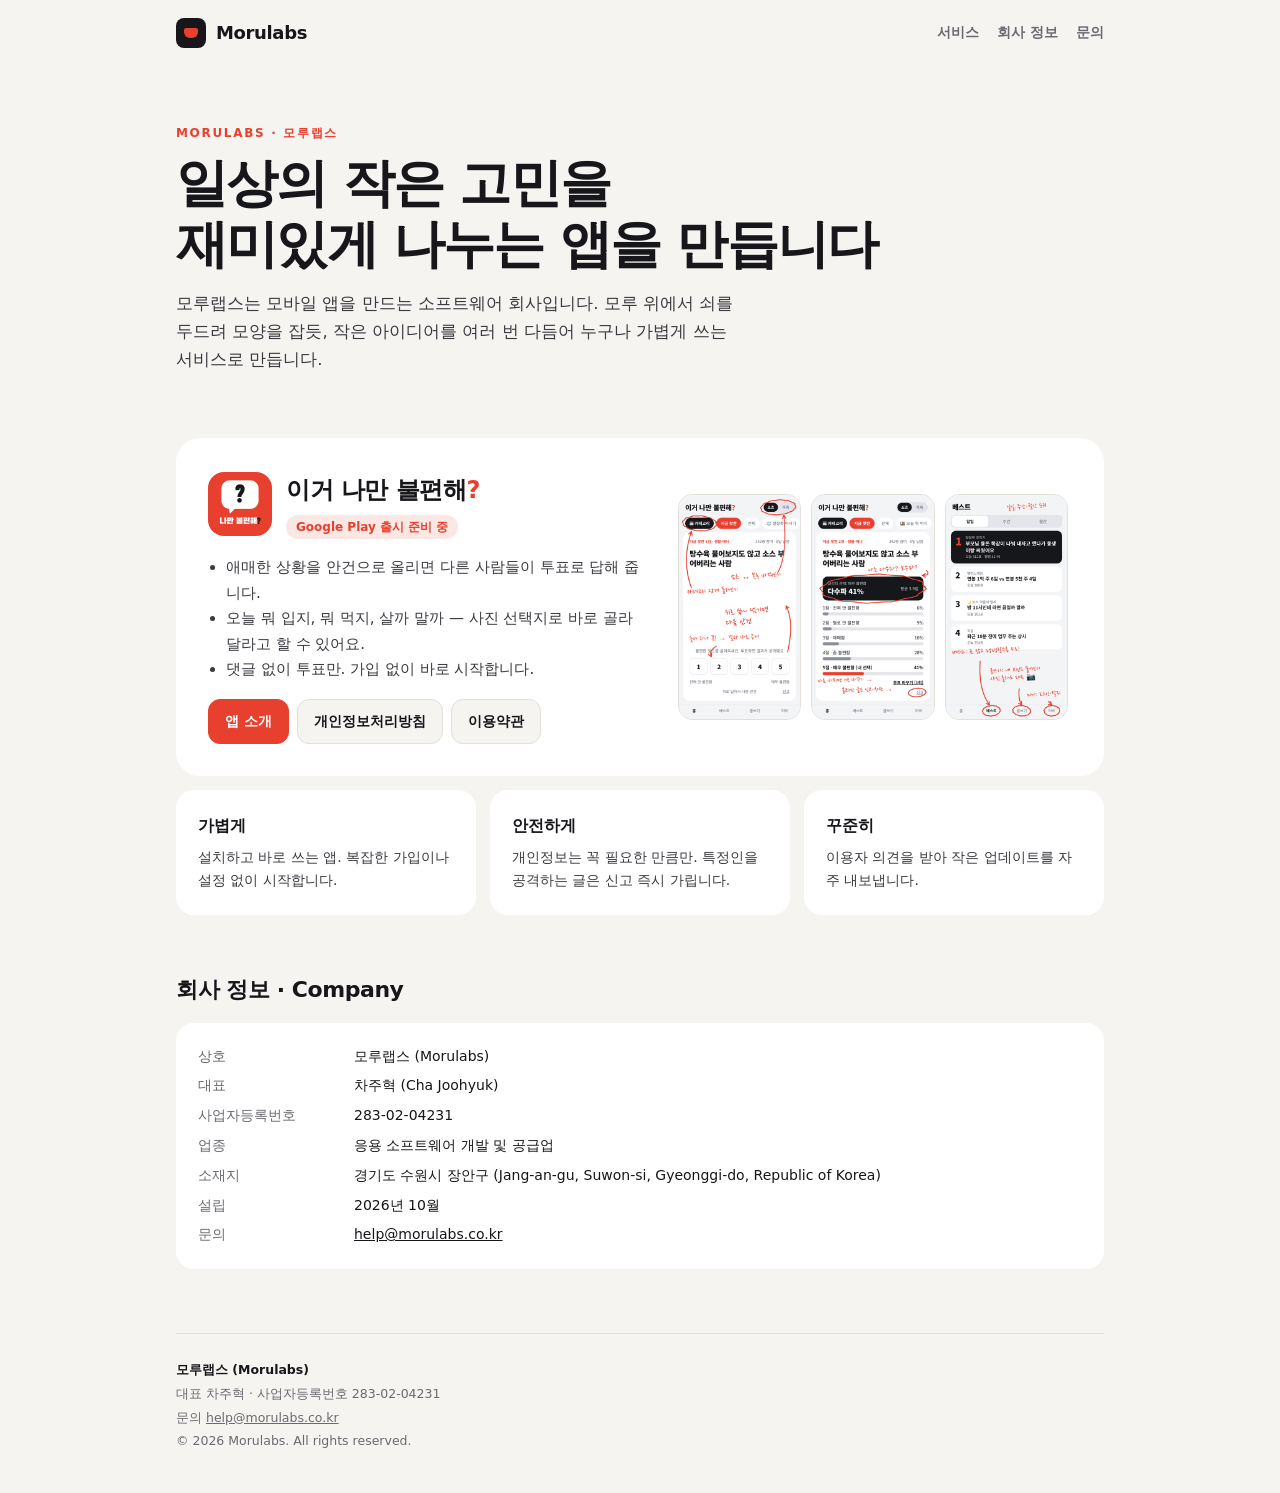
<file: index.html>
<!doctype html>
<html lang="ko">
<head>
<meta charset="utf-8">
<meta name="viewport" content="width=device-width,initial-scale=1">
<title>Morulabs 모루랩스</title>
<meta name="description" content="모루랩스(Morulabs)는 모바일 앱을 만드는 소프트웨어 회사입니다. 대표 서비스: 이거 나만 불편해?">
<link rel="icon" href="favicon.png">
<link rel="stylesheet" href="style.css">
</head>
<body>
<div class="wrap">
<header class="top"><a class="brand" href="index.html"><span class="mark"><i></i></span>Morulabs</a>
<nav><a href="index.html#apps">서비스</a><a href="index.html#company">회사 정보</a><a href="mailto:help@morulabs.co.kr">문의</a></nav></header>
<section class="hero">
<div class="eyebrow">Morulabs · 모루랩스</div>
<h1>일상의 작은 고민을<br>재미있게 나누는 앱을 만듭니다</h1>
<p>모루랩스는 모바일 앱을 만드는 소프트웨어 회사입니다. 모루 위에서 쇠를 두드려 모양을 잡듯, 작은 아이디어를 여러 번 다듬어 누구나 가볍게 쓰는 서비스로 만듭니다.</p>
</section>
<div id="apps" class="app">
<div>
<div class="app-head"><img src="assets/app-icon.png" alt="이거 나만 불편해? 앱 아이콘"><div><h2>이거 나만 불편해<b>?</b></h2><span class="tag">Google Play 출시 준비 중</span></div></div>
<ul>
<li>애매한 상황을 안건으로 올리면 다른 사람들이 투표로 답해 줍니다.</li>
<li>오늘 뭐 입지, 뭐 먹지, 살까 말까 — 사진 선택지로 바로 골라 달라고 할 수 있어요.</li>
<li>댓글 없이 투표만. 가입 없이 바로 시작합니다.</li>
</ul>
<div class="btns"><a class="btn primary" href="nanman/index.html">앱 소개</a><a class="btn" href="nanman/privacy.html">개인정보처리방침</a><a class="btn" href="nanman/terms.html">이용약관</a></div>
</div>
<div class="shots"><img src="assets/onboard-1.png" alt="앱 화면 1"><img src="assets/onboard-2.png" alt="앱 화면 2"><img src="assets/onboard-3.png" alt="앱 화면 3"></div>
</div>
<div class="grid">
<div class="cell"><h3>가볍게</h3><p>설치하고 바로 쓰는 앱. 복잡한 가입이나 설정 없이 시작합니다.</p></div>
<div class="cell"><h3>안전하게</h3><p>개인정보는 꼭 필요한 만큼만. 특정인을 공격하는 글은 신고 즉시 가립니다.</p></div>
<div class="cell"><h3>꾸준히</h3><p>이용자 의견을 받아 작은 업데이트를 자주 내보냅니다.</p></div>
</div>
<h2 id="company" class="sec">회사 정보 · Company</h2>
<dl class="info">
<dt>상호</dt><dd>모루랩스 (Morulabs)</dd>
<dt>대표</dt><dd>차주혁 (Cha Joohyuk)</dd>
<dt>사업자등록번호</dt><dd>283-02-04231</dd>
<dt>업종</dt><dd>응용 소프트웨어 개발 및 공급업</dd>
<dt>소재지</dt><dd>경기도 수원시 장안구 (Jang-an-gu, Suwon-si, Gyeonggi-do, Republic of Korea)</dd>
<dt>설립</dt><dd>2026년 10월</dd>
<dt>문의</dt><dd><a href="mailto:help@morulabs.co.kr">help@morulabs.co.kr</a></dd>
</dl>

<footer><b>모루랩스 (Morulabs)</b><br>대표 차주혁 · 사업자등록번호 283-02-04231<br>문의 <a href="mailto:help@morulabs.co.kr">help@morulabs.co.kr</a><br>© 2026 Morulabs. All rights reserved.</footer>
</div>
</body>
</html>
</file>
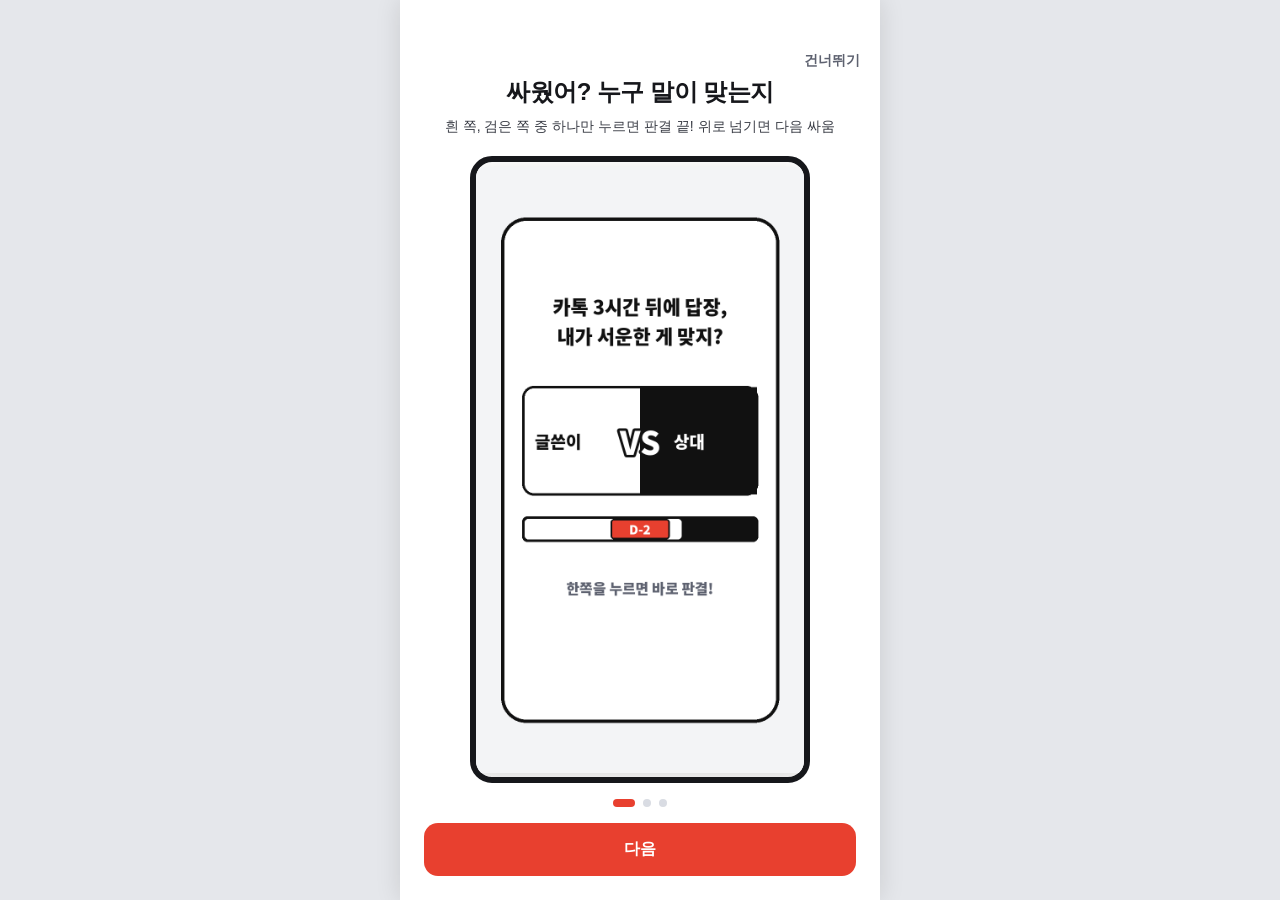
<file: app/index.html>
<!DOCTYPE html>
<html lang="ko">
  <head>
    <meta charset="utf-8" />
    <meta httpEquiv="X-UA-Compatible" content="IE=edge" />
    <meta name="viewport" content="width=device-width, initial-scale=1, shrink-to-fit=no" />
    <title>내말맞</title>
    <!-- The `react-native-web` recommended style reset: https://necolas.github.io/react-native-web/docs/setup/#root-element -->
    <style id="expo-reset">
      /* These styles make the body full-height */
      html,
      body {
        height: 100%;
      }
      /* These styles disable body scrolling if you are using <ScrollView> */
      body {
        overflow: hidden;
      }
      /* These styles make the root element full-height */
      #root {
        display: flex;
        height: 100%;
        flex: 1;
      }
    </style>
  <meta name="theme-color" content="#E8402F">
<link rel="icon" href="/app/favicon.ico"/>
<meta name="theme-color" content="#E8402F">
<meta name="description" content="내말이 맞지만 물어볼래. 누구 말이 맞는지 판결받아 보세요. (테스트 버전)">
<meta property="og:title" content="내말맞 - 테스트 버전">
<meta property="og:description" content="설치 없이 바로 투표해보세요. 의견은 마이 > 문의하기로 보내주세요.">
<meta property="og:image" content="https://www.morulabs.co.kr/assets/app-icon.png">
<meta property="og:url" content="https://www.morulabs.co.kr/app/">
<style>@media (min-width:600px){html{background:#E5E7EB}body{max-width:480px;margin:0 auto;box-shadow:0 0 24px rgba(0,0,0,.12)}}</style>
</head>

  <body>
    <!-- Use static rendering with Expo Router to support running without JavaScript. -->
    <noscript>
      You need to enable JavaScript to run this app.
    </noscript>
    <!-- The root element for your Expo app. -->
    <div id="root"></div>
  <script src="/app/index-9632e9ca9fd7594ab1746ebe98ac1353.js" defer></script>
</body>
</html>
</file>
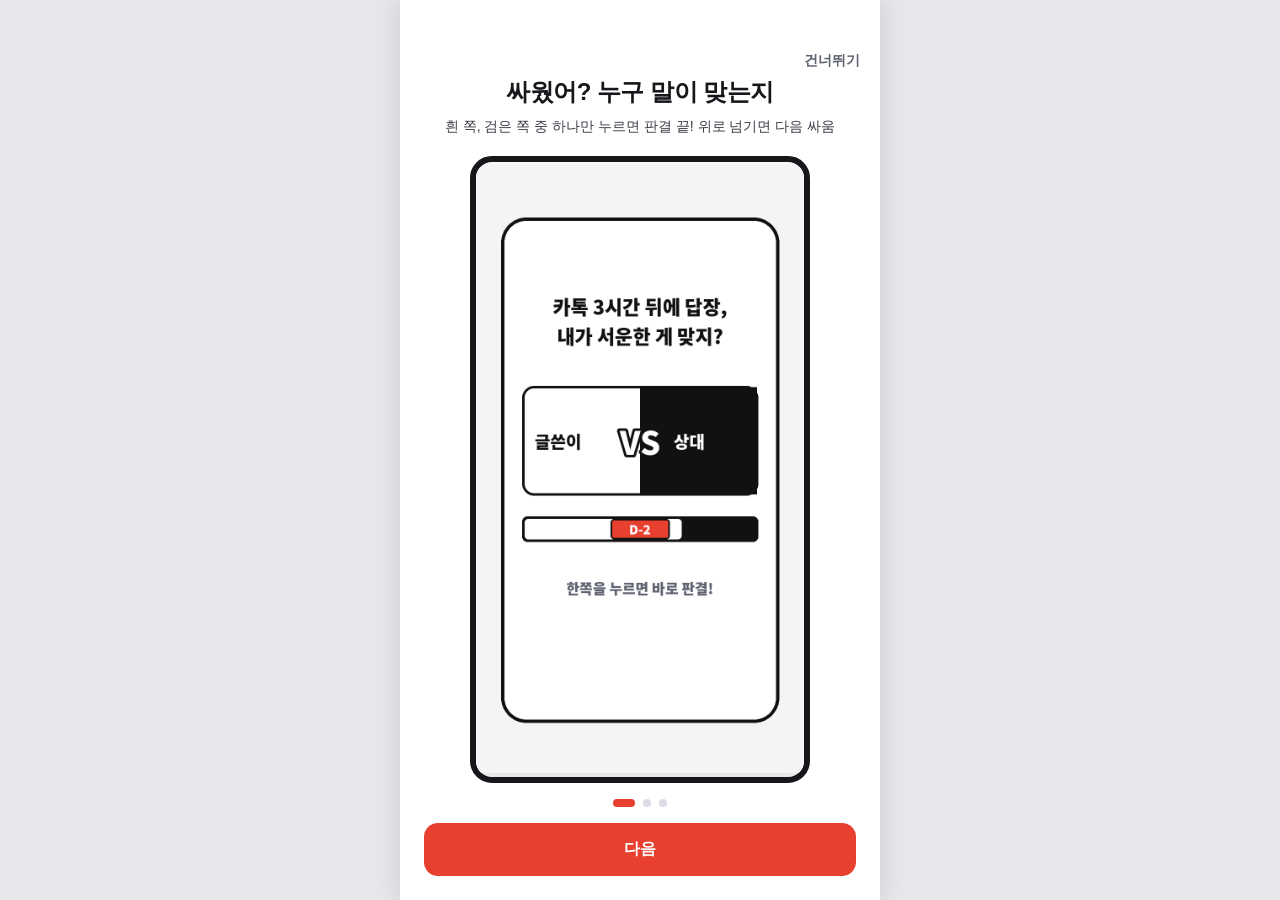
<file: c/index.html>
<!doctype html>
<html lang="ko">
<head>
<meta charset="utf-8">
<script>
// 판결 받기 링크: 웹 버전에서 바로 내 주장 쓰기 화면을 엶 (미리보기용 정보는 아래 meta에 그대로 둠)
(function(){ var t = (new URLSearchParams(location.search).get('t') || '').replace(/[^a-fA-F0-9]/g, ''); location.replace('/app/' + (t ? '?case=' + t : '')); })();
</script>
<meta name="viewport" content="width=device-width,initial-scale=1">
<title>⚖️ 판결 신청이 왔어요 · 이거 나만 불편해?</title>
<meta name="description" content="둘 중 누구 말이 맞을까? 네 주장을 쓰면 사람들이 판결해 줘요.">
<meta property="og:title" content="⚖️ 판결 신청이 왔어요">
<meta property="og:description" content="둘 중 누구 말이 맞을까? 네 주장을 쓰면 사람들이 판결해 줘요. (설치 없이 가능)">
<meta property="og:image" content="https://www.morulabs.co.kr/assets/app-icon.png">
<link rel="icon" href="/favicon.png">
</head>
<body style="font-family:sans-serif;text-align:center;padding:60px 16px">
<p>판결 화면으로 이동하는 중…</p>
<p><a href="/app/">바로 가기</a></p>
</body>
</html>
</file>
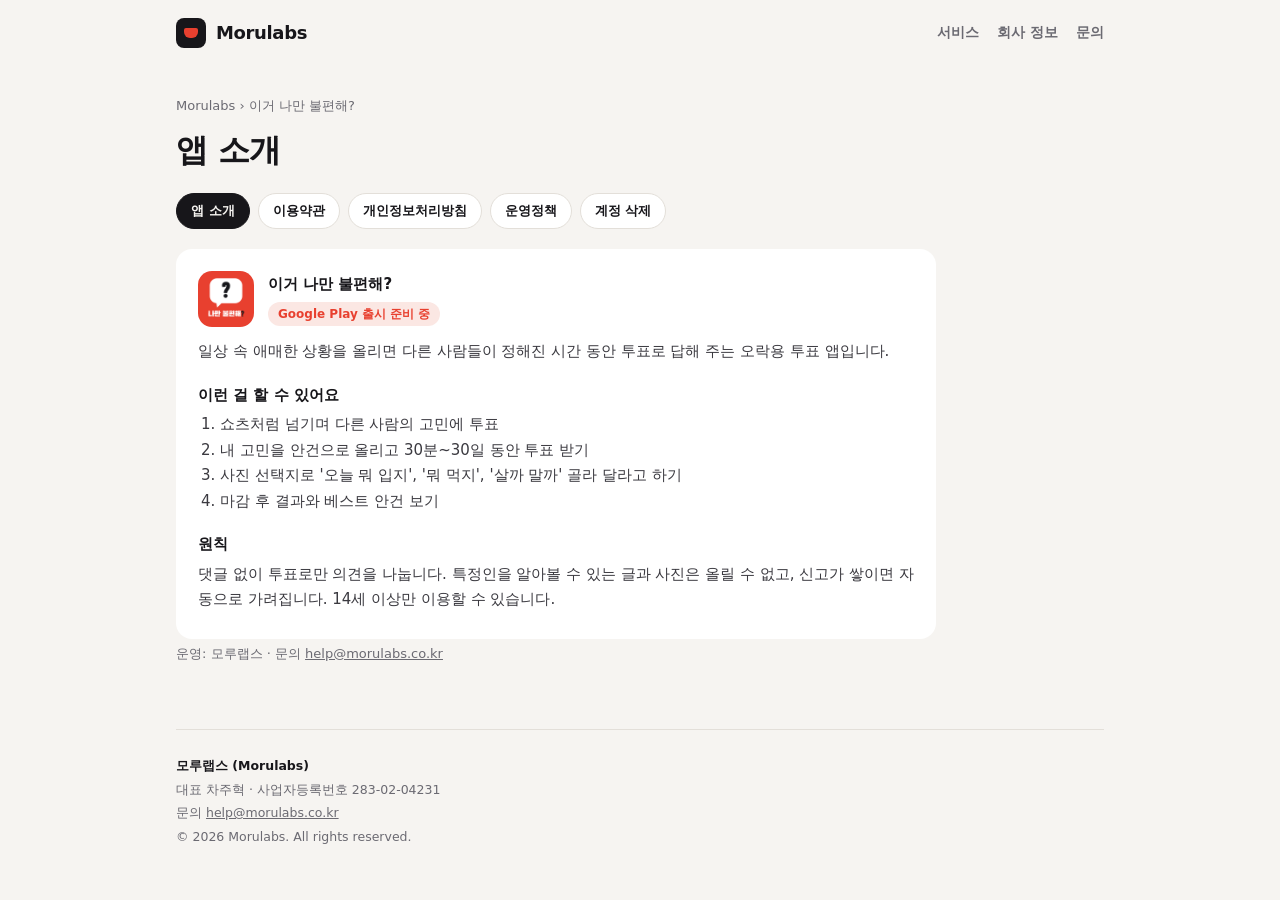
<file: nanman/index.html>
<!doctype html>
<html lang="ko">
<head>
<meta charset="utf-8">
<meta name="viewport" content="width=device-width,initial-scale=1">
<title>앱 소개 · 이거 나만 불편해?</title>
<meta name="description" content="&#x27;이거 나만 불편해?&#x27; 앱 소개">
<link rel="icon" href="../favicon.png">
<link rel="stylesheet" href="../style.css">
</head>
<body>
<div class="wrap">
<header class="top"><a class="brand" href="../index.html"><span class="mark"><i></i></span>Morulabs</a>
<nav><a href="../index.html#apps">서비스</a><a href="../index.html#company">회사 정보</a><a href="mailto:help@morulabs.co.kr">문의</a></nav></header>
<div class="doc">
<div class="doc-head"><div class="crumb"><a href="../index.html">Morulabs</a> › 이거 나만 불편해?</div><h1>앱 소개</h1></div>
<nav class="tabs"><a href="index.html" class="on">앱 소개</a><a href="terms.html">이용약관</a><a href="privacy.html">개인정보처리방침</a><a href="policy.html">운영정책</a><a href="delete-account.html">계정 삭제</a></nav>
<section>
<div class="app-head"><img src="../assets/app-icon.png" alt="" style="width:56px;height:56px;border-radius:14px"><div><h3 style="margin:0">이거 나만 불편해?</h3><span class="tag">Google Play 출시 준비 중</span></div></div>
<p style="margin-top:12px">일상 속 애매한 상황을 올리면 다른 사람들이 정해진 시간 동안 투표로 답해 주는 오락용 투표 앱입니다.</p>
<h3>이런 걸 할 수 있어요</h3>
<ol><li>쇼츠처럼 넘기며 다른 사람의 고민에 투표</li><li>내 고민을 안건으로 올리고 30분~30일 동안 투표 받기</li><li>사진 선택지로 '오늘 뭐 입지', '뭐 먹지', '살까 말까' 골라 달라고 하기</li><li>마감 후 결과와 베스트 안건 보기</li></ol>
<h3>원칙</h3>
<p>댓글 없이 투표로만 의견을 나눕니다. 특정인을 알아볼 수 있는 글과 사진은 올릴 수 없고, 신고가 쌓이면 자동으로 가려집니다. 14세 이상만 이용할 수 있습니다.</p>
</section>
<p class="meta">운영: 모루랩스 · 문의 <a href="mailto:help@morulabs.co.kr">help@morulabs.co.kr</a></p>
</div>
<footer><b>모루랩스 (Morulabs)</b><br>대표 차주혁 · 사업자등록번호 283-02-04231<br>문의 <a href="mailto:help@morulabs.co.kr">help@morulabs.co.kr</a><br>© 2026 Morulabs. All rights reserved.</footer>
</div>
</body>
</html>
</file>
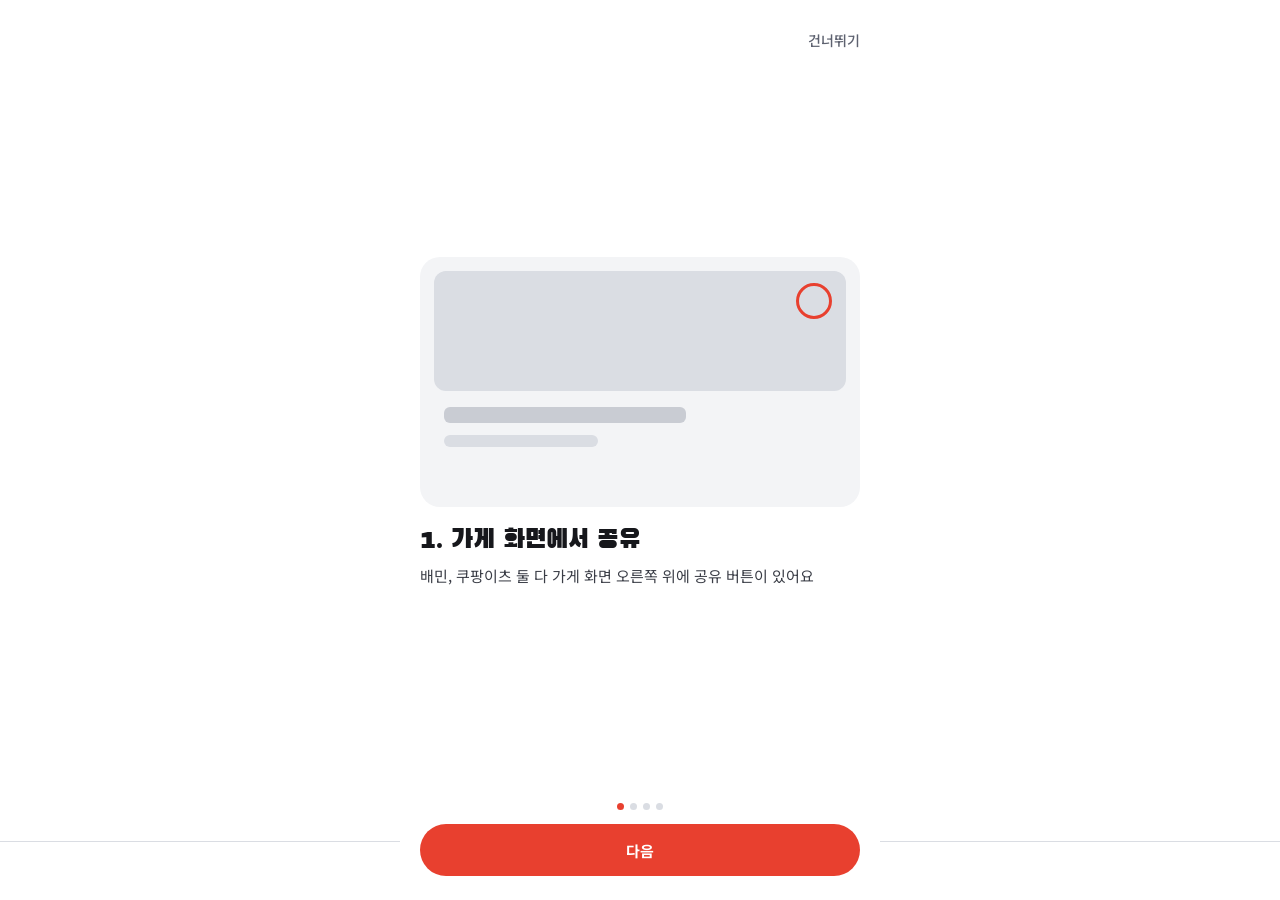
<file: order/index.html>
<!DOCTYPE html>
<html lang="ko"><head><meta charset="utf-8"><meta name="viewport" content="width=device-width,initial-scale=1">
<link rel="manifest" href="/order/manifest.webmanifest?v=5"><meta name="theme-color" content="#16171b"><link rel="icon" href="/order/oc3-icon-192.png"><title>주문 전에</title>
<link rel="preconnect" href="https://fonts.googleapis.com"><link href="https://fonts.googleapis.com/css2?family=Black+Han+Sans&family=Noto+Sans+KR:wght@400;500;700;900&display=swap" rel="stylesheet">
<style>
:root{color-scheme:light;--bg:#fff;--tile:#f3f4f6;--ink:#16171b;--sub:#3a3d46;--mute:#5e6270;--line:#dadde3;--red:#e8402f;--pink:#ffe3de;--blue:#2f6fe8;--amber:#e8902f}
*{box-sizing:border-box;min-width:0}
body{margin:0;background:var(--bg);color:var(--ink);font:16px/1.55 "Noto Sans KR",-apple-system,sans-serif;overflow-x:clip}
.bh{font-family:"Black Han Sans","Noto Sans KR",sans-serif;font-weight:400}
.wrap{max-width:480px;margin:0 auto;padding:16px 16px 96px}
.logo{font:400 30px/1.1 "Black Han Sans","Noto Sans KR",sans-serif;margin:6px 0 2px;letter-spacing:-.3px}.logo b{color:var(--red);font-weight:400}
.sub{color:var(--mute);font-size:13px;margin:0 0 10px}
h3{font:400 21px/1.2 "Black Han Sans","Noto Sans KR",sans-serif;margin:18px 0 6px}
textarea,input{width:100%;font:16px "Noto Sans KR";padding:12px 14px;border:1px solid var(--line);border-radius:14px;background:var(--tile);color:var(--ink)}
textarea{min-height:90px;resize:vertical}
:focus-visible{outline:2px solid var(--red);outline-offset:2px}
.btn{min-height:44px;padding:0 16px;border:0;border-radius:999px;background:var(--ink);color:#fff;font:700 14px "Noto Sans KR";cursor:pointer;white-space:nowrap}
.btn.ghost{background:#fff;color:var(--sub);border:1px solid var(--line)}.btn.red{background:var(--red)}.btn.wide{width:100%}
.btn.big{min-height:52px;font-size:15px}
.row{display:flex;gap:8px;flex-wrap:wrap;margin-top:10px}
.hint{font-size:12px;color:var(--mute);margin:6px 0 0}
.card{background:var(--tile);border-radius:16px;padding:18px;margin-top:14px;position:relative}
.card h2{font:900 21px/1.25 "Noto Sans KR";margin:4px 0 2px;padding-right:96px;letter-spacing:-.3px}
.meta{font-size:13px;color:var(--mute)}
.dash{border-top:1px solid var(--line);margin:14px 0}
.ex{display:inline-block;font:700 11px "Noto Sans KR";color:var(--red);border:1px solid var(--red);border-radius:999px;padding:0 7px;margin-left:6px;vertical-align:2px;white-space:nowrap}
.stamp{position:absolute;top:14px;right:12px;font:400 16px/1 "Black Han Sans","Noto Sans KR";padding:7px 11px 6px;border:3px solid currentColor;border-radius:8px;transform:rotate(-7deg);background:rgba(255,255,255,.85);white-space:nowrap;animation:st .3s ease-out}
.stamp.c1{color:var(--amber)}.stamp.c2{color:var(--red)}.stamp.c3{color:#8f1d12}.stamp.fav{color:var(--blue)}.stamp.next{color:var(--ink)}
@keyframes st{from{transform:rotate(-7deg) scale(1.5);opacity:0}}
@media(prefers-reduced-motion:reduce){.stamp{animation:none}}
.cand{display:flex;justify-content:space-between;gap:10px;align-items:center;padding:12px 0;border-bottom:1px solid var(--line);cursor:pointer}
.cand:last-child{border:0}.cand b{display:block;font-weight:700}.cand small{color:var(--mute);font-size:12px}
.cand .pick{flex:none;font-size:12px;font-weight:700;color:#fff;background:var(--red);border-radius:999px;padding:5px 10px;white-space:nowrap}
.who{background:var(--pink);border-radius:12px;padding:10px 12px;font-size:13px;margin-top:10px;color:var(--sub)}
.who ul{margin:6px 0 0;padding-left:18px}
.rate{display:grid;grid-template-columns:5.6em minmax(0,1fr);align-items:center;gap:8px;margin:8px 0;font-size:14px;font-weight:700}
.seg{display:flex;gap:5px}.seg button{flex:1;min-height:40px;padding:0 4px;border:1px solid var(--line);background:#fff;color:var(--sub);border-radius:999px;font:500 clamp(11px,3.2vw,13px) "Noto Sans KR";cursor:pointer;white-space:nowrap}
.seg button.on[data-v="1"]{background:var(--red);color:#fff;border-color:var(--red)}
.seg button.on[data-v="2"]{background:var(--ink);color:#fff;border-color:var(--ink)}
.seg button.on[data-v="3"]{background:var(--blue);color:#fff;border-color:var(--blue)}
.seg button.on[data-v="0"]{background:var(--line)}
label.l{font-size:13px;font-weight:700;display:block;margin:12px 0 4px}
.hist{font-size:13px;margin-top:8px}.hist>div{padding:8px 0;border-bottom:1px solid var(--line)}
.sect{font:400 18px "Black Han Sans","Noto Sans KR";margin:22px 0 4px;display:flex;align-items:center;gap:8px;white-space:nowrap}
.sect i{font:500 12px "Noto Sans KR";font-style:normal;color:var(--mute)}
.empty{color:var(--mute);font-size:13px;padding:10px 0}
.chips{display:flex;flex-wrap:wrap;gap:6px}.chip{min-height:36px;padding:0 12px;border:1px solid var(--line);background:#fff;border-radius:999px;font:500 13px "Noto Sans KR";color:var(--sub);cursor:pointer;white-space:nowrap}.chip.on{background:var(--ink);color:#fff;border-color:var(--ink)}
.toast{position:fixed;left:50%;bottom:76px;transform:translateX(-50%);background:var(--ink);color:#fff;padding:10px 16px;border-radius:999px;font-size:13px;opacity:0;transition:.2s;pointer-events:none;white-space:nowrap;z-index:30}
.toast.on{opacity:1}
.note{font-size:11px;color:var(--mute);margin-top:24px}
.phs{display:flex;gap:6px;flex-wrap:wrap;margin-top:8px}.phs img{width:64px;height:64px;object-fit:cover;border-radius:10px;cursor:pointer;background:var(--line)}
.phbtn{display:inline-flex;align-items:center}
.viewer{position:fixed;inset:0;background:rgba(0,0,0,.88);z-index:40;display:flex;flex-direction:column;align-items:center;justify-content:center;gap:12px;padding:16px}.viewer img{max-width:100%;max-height:78vh;border-radius:8px}
.split{display:grid;grid-template-columns:1fr 1fr;gap:10px;margin-top:16px}
.half{min-height:230px;border-radius:20px;padding:18px 14px;display:flex;flex-direction:column;justify-content:space-between;cursor:pointer;text-align:left;font-family:inherit}
.half.w{background:#fff;border:2px solid var(--ink);color:var(--ink)}.half.r{background:var(--red);border:2px solid var(--red);color:#fff}
.half big{font:400 clamp(26px,8vw,34px)/1.05 "Black Han Sans","Noto Sans KR";display:block;white-space:nowrap}
.half small{font-size:13px;line-height:1.4;display:block;margin-top:8px}
.half .go{font-size:13px;font-weight:700;white-space:nowrap}
.how{background:var(--tile);border-radius:16px;padding:14px 16px;margin-top:14px;font-size:13px}
.how b{font-size:14px}.how ol{margin:6px 0 0;padding-left:20px}
details{margin-top:12px}summary{font-size:13px;color:var(--mute);cursor:pointer;white-space:nowrap}
nav.bot{position:fixed;left:0;right:0;bottom:0;background:#fff;border-top:1px solid var(--line);z-index:6}
nav.bot div{display:flex;max-width:480px;margin:0 auto}
nav.bot button{flex:1;min-height:58px;border:0;background:none;font:500 13px "Noto Sans KR";color:var(--mute);white-space:nowrap;cursor:pointer}
nav.bot button.on{color:var(--ink);font-weight:900}
.back{background:none;border:0;font:500 14px "Noto Sans KR";color:var(--mute);padding:6px 0;cursor:pointer;white-space:nowrap}
.next{display:grid;gap:8px;margin-top:8px}.next .btn{width:100%}
.soon{font:700 11px "Noto Sans KR";background:var(--line);color:var(--sub);border-radius:999px;padding:1px 8px;margin-left:6px;white-space:nowrap;vertical-align:2px}
.pub{background:#fff;border:1px solid var(--line);border-radius:16px;padding:16px;margin-top:14px}
.bar{display:flex;height:34px;border-radius:999px;overflow:hidden;font:700 13px "Noto Sans KR";margin:8px 0 4px}
.bar span{display:flex;align-items:center;padding:0 12px;white-space:nowrap}.bar .bd{background:var(--red);color:#fff}.bar .gd{background:var(--blue);color:#fff;justify-content:flex-end}.bar.zero span{background:var(--line);color:var(--sub)}
.tops{display:grid;grid-template-columns:1fr 1fr;gap:8px;margin-top:10px}
.rv{background:var(--tile);border-radius:12px;padding:10px 12px;font-size:13px}
.rv .h{display:flex;justify-content:space-between;align-items:center;flex-wrap:wrap;gap:4px 6px;font-size:12px;color:var(--mute)}.rv .h span{white-space:nowrap}
.rv .k{font-weight:700;white-space:nowrap}.rv .k.bd{color:var(--red)}.rv .k.gd{color:var(--blue)}
.rv .rp{border-left:3px solid var(--ink);padding:4px 0 4px 8px;margin-top:8px;color:var(--sub)}
.rvlist{display:grid;gap:8px;margin-top:8px}
.ptabs{display:flex;gap:6px;margin-top:12px}.ptabs button{flex:1;min-height:36px;border:1px solid var(--line);background:#fff;border-radius:999px;font:700 13px "Noto Sans KR";color:var(--sub);white-space:nowrap;cursor:pointer}.ptabs button.on{background:var(--ink);color:#fff;border-color:var(--ink)}
.onb{position:fixed;inset:0;background:#fff;z-index:50;display:flex;flex-direction:column;max-width:480px;margin:0 auto;padding:24px 20px}
.onb .pg{flex:1;display:flex;flex-direction:column;justify-content:center}
.onb h4{font:400 26px/1.2 "Black Han Sans","Noto Sans KR";margin:18px 0 8px}
.onb p{margin:0;color:var(--sub);font-size:15px}
.mock{background:var(--tile);border-radius:20px;height:250px;position:relative;overflow:hidden}
.dots{display:flex;gap:6px;justify-content:center;margin:14px 0}.dots i{width:7px;height:7px;border-radius:50%;background:var(--line)}.dots i.on{background:var(--red)}
.who.red{background:#ffd3cb;color:#7a1d10}.who.gray{background:#fff;border:1px solid var(--line)}.who summary{color:var(--sub);font-size:13px}
.regs{display:flex;flex-wrap:wrap;gap:6px;margin-top:12px}
.src{border-radius:12px;padding:10px 12px;margin-top:10px;font-size:13px}.src.gov{background:#fff;border:1px solid var(--line)}.src.app{background:var(--pink)}
.src .sh{display:flex;justify-content:space-between;gap:4px 8px;align-items:baseline;flex-wrap:wrap}.src .sh small{color:var(--mute);font-size:11px}
.src ul{margin:6px 0 0;padding-left:18px}.src .wr{color:var(--red);font-weight:700;margin-top:6px}.src .off{color:var(--mute)}
.tg small{display:block;font-size:12px;color:var(--mute);margin:10px 0 4px}
.det{background:#fff;border:1px solid var(--line);border-radius:12px;padding:10px 12px;margin-top:8px}
.dl{display:block;font-size:12px;color:var(--mute);margin:8px 0 4px;font-weight:500}
.det input{padding:9px 12px;font-size:15px}.chip.sm{min-height:32px;font-size:12px}
.calc{font-weight:700;color:var(--red);margin:6px 0 0;font-size:13px}
.bdg{display:flex;gap:12px;align-items:center;padding:12px 0;border-bottom:1px solid var(--line)}.bdg:last-child{border:0}
.bdg .m{flex:none;width:52px;height:52px;border-radius:50%;display:flex;align-items:center;justify-content:center;font:400 15px/1 "Black Han Sans","Noto Sans KR";background:var(--line);color:var(--mute)}.bdg.on .m{background:var(--red);color:#fff}
.bdg b{display:block}.bdg small{color:var(--mute);font-size:12px}
.rank{display:flex;align-items:center;gap:12px;padding:12px 0;border-bottom:1px solid var(--line)}.rank .n{font:400 26px "Black Han Sans";width:28px;color:var(--blue)}
</style></head><body>
<div class="wrap">

<section id="v-home">
<div class="logo">주문 전에<b>!</b></div>
<p class="sub">배달 가게, 나만의 기록장 (수원시 테스트판)</p>
<div class="row" id="instbox" hidden style="margin:0 0 6px"><button class="btn red" id="inst">앱 설치하기</button><span class="hint" style="align-self:center">설치해야 공유 목록에 나옵니다</span></div>
<div class="split">
<button class="half w" data-go="before"><span><big>주문 전에</big><small>가게 찾고<br>내 기록 확인</small></span><span class="go">확인하기 →</span></button>
<button class="half r" data-go="after"><span><big>주문 후에</big><small>빡친 가게도,<br>또 시킬 집도</small></span><span class="go">기록하기 →</span></button>
</div>
<div class="how"><b>배민, 쿠팡이츠에서 공유 한 번이면 끝</b>
<ol><li>가게 화면 오른쪽 위 공유 버튼</li><li>목록에서 주문 전에 선택 (처음엔 모두 보기 안에 있어요)</li><li>등록 상호와 내 기록이 바로 뜸</li></ol></div>
<details id="pastebox"><summary>공유 목록에 안 보이면 붙여넣기로 확인</summary>
<textarea id="paste" placeholder="배민이나 쿠팡이츠에서 복사한 공유 내용" style="margin-top:8px"></textarea>
<div class="row"><button class="btn" id="go">확인하기</button><button class="btn ghost" id="clr">지우기</button></div></details>
</section>

<section id="v-before" hidden>
<div class="logo">주문 전에<b>!</b></div>
<p class="sub">시키기 전에 한 번 확인</p>
<div class="card" id="watchbox" style="margin:0 0 12px;padding:14px"></div>
<input id="qb" placeholder="가게 이름, 동, 도로명">
<div id="bout"></div>
<div id="bquick"></div>
</section>

<section id="v-after" hidden>
<div class="logo">주문 후에<b>!</b></div>
<p class="sub">어느 가게에 할 말 있음?</p>
<div class="who gray" style="margin:0 0 10px">여기 남긴 기록은 가게가 아니라, 다음에 이 가게를 시킬 사람이 봅니다</div>
<input id="qa" placeholder="가게 이름, 동, 도로명">
<div id="aout"></div>
</section>

<section id="v-store" hidden>
<button class="back" id="back">← 뒤로</button>
<div id="sout"></div>
</section>

<section id="v-list" hidden>
<div class="logo">내 기록</div>
<p class="sub">이 폰에만 저장됩니다. 나만 보는 곳이라 마음껏 쓰세요</p>
<div class="card" id="alout"></div>
<div class="card" id="bdgout"></div>
<div id="lout"></div>
<div class="card"><b>기록 지키기</b>
<p class="hint" style="margin-top:4px">브라우저 데이터를 지우면 기록도 사라집니다. 가끔 파일로 저장해 두세요</p>
<div class="row"><button class="btn ghost" id="exp">기록 파일로 저장</button><label class="btn ghost phbtn">파일에서 불러오기<input type="file" id="imp" accept="application/json" hidden></label></div>
<div class="row"><button class="btn ghost" data-soon="2">로그인하고 기록 지키기<span class="soon">준비 중</span></button></div>
<div class="row"><button class="btn ghost" id="regbtn">내 지역: <span id="myreg">수원시</span></button></div>
<div class="row"><button class="btn ghost" id="exdel">예시 지우기</button><button class="btn ghost" id="howto">사용법 다시 보기</button></div></div>
</section>

<section id="v-town" hidden>
<div class="logo">동네</div>
<p class="sub">관련 글이 많은 가게<span class="soon">5단계 준비 중</span></p>
<div class="card" id="tout"></div>
<p class="hint">글이 많다는 것은 좋거나 나쁘다는 뜻이 아닙니다. 들어가서 직접 읽고 판단하세요. 지금은 예시 화면입니다</p>
</section>

<p class="note" id="dnote">데이터 불러오는 중</p>
</div>
<nav class="bot"><div><button data-nav="home" class="on">홈</button><button data-nav="before">가게 찾기</button><button data-nav="list">내 기록</button><button data-nav="town">동네</button></div></nav>
<div class="toast" id="toast"></div>

<script>
{
const $=s=>document.querySelector(s);
const esc=s=>String(s??'').replace(/[&<>"']/g,c=>({'&':'&amp;','<':'&lt;','>':'&gt;','"':'&quot;',"'":'&#39;'}[c]));
let DB=[],BYID={},BYBLD={},BYUNIT={};
let S={links:{},rates:{},lists:{}};
try{const r=localStorage.getItem('sonjul.v1');if(r)S=Object.assign(S,JSON.parse(r))}catch(e){}
Object.keys(S.lists).forEach(k=>{if(S.lists[k]==='avoid')S.lists[k]='next'});
const save=()=>{try{localStorage.setItem('sonjul.v1',JSON.stringify(S))}catch(e){}};
const toast=m=>{const t=$('#toast');t.textContent=m;t.classList.add('on');clearTimeout(t._h);t._h=setTimeout(()=>t.classList.remove('on'),1900)};
const won=n=>Number(n).toLocaleString()+'원';
const par=d=>{const v=Object.values(d||{}).filter(Boolean);return v.length?' ('+v.join(', ')+')':''};
const pct=d=>d.base&&d.add?Math.round(d.add/d.base*100):0;
/* 불만 템플릿: [묶음, 이름, 세부칸, 나만 보는 말, 사장님께, 공개용, 고객센터] */
const TPL=[
 ['음식','기성품 사용',[['p','what','무엇이',['냉동 튀김','공장 소스','레토르트','시판 반찬']],['p','why','그렇게 본 이유',['포장 자국','맛이 똑같음','봉지 동봉']]],
  d=>`기성품 데워 보냄${d.what?' ('+d.what+')':''}, 개구림`,d=>`기성품${d.what?'('+d.what+')':''} 사용으로 보여 메뉴 설명과 차이가 있었습니다.`,d=>`기성품 사용으로 보였다는 기록${par(d)}`],
 ['음식','양 속임',[['p','what','어떻게',['사진보다 적음','지난번보다 적음','고기, 건더기만 적음']],['p','how','대략',['반 정도','3분의 2 정도']]],
  d=>`양 장난질${par(d)}`,d=>`받은 양이 기대보다 적었습니다${par(d)}. 구성 점검 부탁드립니다.`],
 ['음식','사진과 다름',[['p','what','무엇이',['구성 다름','토핑 빠짐','크기 다름']]],null,d=>`받은 음식이 메뉴 사진과 달랐습니다${par(d)}.`],
 ['음식','재료 바꿔치기',[['p','what','무엇이',['설명과 다른 부위','다른 재료','원산지 의심']]],null,d=>`메뉴 설명과 다른 재료가 쓰인 것 같습니다${par(d)}.`,d=>`설명과 다른 재료로 보였다는 기록${par(d)}`],
 ['음식','덜 익음, 상함',[['p','what','상태',['덜 익음','쉰내','상한 재료']]],null,d=>`음식 상태에 문제가 있었습니다${par(d)}. 확인 부탁드립니다.`],
 ['음식','이물질',[['p','what','무엇이',['머리카락','비닐','벌레','기타']]],d=>`이물질 나옴${par(d)}, 미쳤나`,d=>`음식에서 이물질이 나왔습니다${par(d)}. 위생 점검 부탁드립니다.`,null,null,'사진을 꼭 찍어 두세요. 보상받을 때 제일 중요합니다'],
 ['가격','숨겨놓은 가격 옵션',[['n','base','메뉴판 가격'],['n','add','필수 옵션으로 붙은 돈'],['t','opt','옵션 이름 (예: 주문해주셔서 감사합니다)']],
  d=>`숨겨놓은 가격 옵션으로 ${d.add?won(d.add):'돈'} 더 뜯김${d.opt?' ("'+d.opt+'")':''}`,
  d=>`메뉴 가격과 별개로 필수 옵션${d.opt?' "'+d.opt+'"':''}에 추가 금액${d.add?' '+won(d.add):''}이 붙어 있었습니다. 가격을 메뉴에 바로 표시해 주세요.`,
  d=>`숨겨놓은 가격 옵션 기록${d.add?' (+'+won(d.add)+(pct(d)?', '+pct(d)+'%':'')+')':''}`,
  d=>`메뉴 가격${d.base?'('+won(d.base)+')':''}과 별개로 필수 옵션 명목의 추가 금액${d.add?' '+won(d.add):''}이 붙었습니다.`],
 ['가격','배달팁 꼼수',[['p','what','어떻게',['표시보다 높음','거리 핑계 추가']]],null,d=>`배달팁이 안내와 다르게 느껴졌습니다${par(d)}.`],
 ['가격','가격 꼼수',[],null,()=>'표시된 가격과 실제 결제 금액이 다르게 느껴졌습니다.'],
 ['배달과 포장','누락',[['p','what','빠진 것',['음료','소스','반찬','수저']],['t','etc','그 밖에']],d=>`빼먹음${par(d)}`,d=>`주문한 메뉴 일부가 빠져서 왔습니다${par(d)}. 포장 전에 한 번 더 확인 부탁드립니다.`],
 ['배달과 포장','포장 불량',[['p','what','어떻게',['국물 샘','뚜껑 열림','뒤섞임']]],null,d=>`포장 상태에 문제가 있었습니다${par(d)}.`],
 ['배달과 포장','식어서 옴',[],null,()=>'음식이 식은 상태로 도착했습니다. 포장이나 출발 시간을 점검해 주세요.'],
 ['배달과 포장','늦은 배달',[['p','late','얼마나 늦게',['20분','40분','1시간 이상']]],null,d=>`안내된 시간보다 늦게 도착했습니다${par(d)}.`],
 ['응대','위생',[],null,()=>'위생이 걱정되는 부분이 있었습니다. 확인 부탁드립니다.'],
 ['응대','불친절',[],null,()=>'응대 과정에서 불친절하다고 느꼈습니다.'],
 ['응대','일방 취소',[],null,()=>'주문이 일방적으로 취소되었습니다.'],
 ['응대','리뷰이벤트 강요',[],null,()=>'리뷰 이벤트 참여를 부담스럽게 요구받는 느낌이었습니다.'],
 ['응대','리뷰 답글 막말',[],null,()=>'리뷰 답글의 표현이 지나치다고 느꼈습니다.']
].map(([g,k,f,me,own,pub,cs,tip])=>({g,k,f,tip,me:me||(d=>k+par(d)),own,pub:pub||(d=>k+' 기록'+par(d)),cs:cs||own}));
const TM={};TPL.forEach(t=>TM[t.k]=t);
const ALIAS={'옵션 장난':'숨겨놓은 가격 옵션','양 줄이기':'양 속임'};
const T=k=>TM[ALIAS[k]||k]||{k,me:()=>k,own:()=>'',pub:()=>k,cs:()=>''};
const dk=(r,k)=>(r.det&&r.det[k])||{};
const GROUPS=['음식','가격','배달과 포장','응대'];
const LBL={c1:'조심',c2:'쓰레기',c3:'개쓰레기',fav:'또 시킴',next:'다음 주문에'};
const MINE={c1:'내가 조심 딱지 붙인 가게',c2:'내가 쓰레기로 박제한 가게',c3:'내가 개쓰레기로 박제한 가게',fav:'또 시켜도 되는 가게',next:'다음에 시켜볼 가게'};
const PUB={c1:'주의 1단계',c2:'주의 2단계',c3:'주의 3단계',fav:'추천',next:'관심 가게'};
const DONE={c1:'조심 딱지 붙였음',c2:'쓰레기로 박제 완료',c3:'개쓰레기로 박제 완료',fav:'또 시킬 집 등록'};
const norm=s=>String(s||'').toLowerCase().replace(/\(.*?\)|\[.*?\]/g,'').replace(/[^0-9a-z가-힣]/g,'');
const core=s=>norm(s).replace(/(본점|직영점|수원점|[가-힣]{1,6}점)$/,'');
const bld=a=>String(a||'').split(',')[0].trim();
const big=s=>{const o=new Set();for(let i=0;i<s.length-1;i++)o.add(s.slice(i,i+2));return o};
const unitOf=a=>{const i=String(a||'').indexOf(',');if(i<0)return '';return a.slice(i+1).replace(/\([^)]*\)\s*$/,'').trim()};
const dice=(a,b)=>{const A=big(a),B=big(b);if(!A.size||!B.size)return 0;let n=0;A.forEach(x=>{if(B.has(x))n++});return 2*n/(A.size+B.size)};
function nameRel(from,x){if(core(from)===x._c||norm(from)===x._n)return 'same';
  const fb=norm(String(from).split(/\s+/)[0]),xb=norm(String(x.n).split(/\s+/)[0]);if(fb.length>=2&&fb===xb)return 'branch';
  return dice(core(from)||norm(from),x._c||x._n)<.25?'diff':'partial'}
function relBox(from,x){const r=nameRel(from,x);
  const head=`${SRC} 표시 이름 <b>${esc(from)}</b><br>등록 상호 <b>${esc(x.n)}</b>`;
  if(r==='same')return `<div class="who">${head} (같음)</div>`;
  if(r==='branch')return `<div class="who red">${head}<br><b>지점 이름이 다릅니다.</b> ${SRC} 매장정보의 주소가 <b>${esc(x.a)}</b>와 같은지 확인하세요</div>`;
  if(r==='diff')return `<div class="who red">${head}<br><b>배달앱 이름과 등록 상호가 완전히 다릅니다.</b> 다른 상호로 신고하고 배달앱에서는 다른 이름으로 영업하는 가게일 수 있습니다</div>`;
  return `<div class="who">${head}<br>이름이 조금 다릅니다. 주소로 한 번 더 확인하세요</div>`}
const HOWNAME=`<div class="who gray"><b>배달앱 이름은 등록 상호가 아닐 수 있습니다</b><br>배민은 가게정보·원산지, 쿠팡이츠는 매장·원산지정보에서 <b>상호명</b>과 주소를 확인해 그 이름이나 주소(도로명과 번지)로 찾아보세요<div class="row"><button class="btn ghost" data-soon="2">전국에서 찾기<span class="soon">준비 중</span></button></div></div>`;

/* 예시 가게와 예시 후기 (전부 가상) */
const EXS=[
 {id:'ex1',n:'모루치킨 수원점',t:'통닭(치킨)',a:'경기도 수원시 예시구 모루로 10, 1층 (예시동)'},
 {id:'ex2',n:'모루분식',t:'분식',a:'경기도 수원시 예시구 모루로 10, 2층 (예시동)'},
 {id:'ex3',n:'모루반점 정자점',t:'중국식',a:'경기도 수원시 예시구 망치로 5 (예시동)'},
 {id:'ex4',n:'모루피자',t:'경양식',a:'경기도 수원시 예시구 모루로 22 (예시동)'},
 {id:'ex5',n:'모루족발',t:'한식',a:'경기도 수원시 예시구 망치로 31 (예시동)'}];
const PREV={
 ex1:{bad:[{k:'주의 2단계',d:'2026-11-21',x:'주문한 치킨무와 콜라가 빠져서 왔고, 치킨 절반이 식은 상태였습니다. 포장 마지막에 구성품 확인을 부탁드립니다.',c:1,s:12,rp:'불편을 드려 죄송합니다. 포장대에 구성품 점검표를 붙였습니다.',fx:'개선 등록 2026-11-23'},{k:'주의 1단계',d:'2026-11-12',x:'리뷰 이벤트 참여를 여러 번 요청받아 부담스러웠습니다.',c:1,s:4}],
       good:[{k:'추천',d:'2026-11-19',x:'양념 맛이 진하고 튀김이 바삭했습니다. 양도 가격에 비해 넉넉한 편입니다.',c:1,s:3}]},
 ex3:{bad:[{k:'주의 1단계',d:'2026-11-02',x:'안내된 시간보다 40분 정도 늦게 도착했습니다.',c:0,s:1}],
       good:[{k:'추천',d:'2026-11-20',x:'짬뽕 국물이 진하고 해물이 넉넉합니다. 포장 상태도 깔끔했습니다.',c:1,s:21},{k:'추천',d:'2026-11-08',x:'탕수육 소스를 따로 담아 줘서 눅눅하지 않았습니다.',c:1,s:9}]}};
const TOWNX={ex4:14,ex5:6};
const EXYEAR={ex1:2019,ex2:2024,ex3:2012,ex4:2026,ex5:2021};
const GOVX={ex1:{viol:[['2025-08-12','과태료 30만원','조리장 위생 불량']]},ex3:{grade:'매우 우수',model:1}};
const EXSTAT={ex1:{n:23,hid:[5,4000],tags:[['누락',7],['식어서 옴',4],['기성품 사용',3]]}};
const STOPX={ex1:'필수 옵션으로 4,000원이 더 붙었다고 합니다. 치킨무가 자주 빠진다는 기록도 있어요'};
function govBlock(id){
  const x=BYID[id],m=String(id).match(/^\d+-\d+-(\d{4})-/),y=x.ex?EXYEAR[id]:m&&+m[1],now=new Date().getFullYear(),g=GOVX[id]||{};
  const row=(t,v)=>`<li><b>${t}</b> ${v}</li>`,off='<span class="off">연결 준비 중</span>';
  return `<div class="src gov"><div class="sh"><b>공공데이터</b><small>기관 공개 자료${x.ex?', 예시':''}</small></div><ul>
  ${y?row('인허가',`${y}년${now-y>0?', 약 '+(now-y)+'년째 영업':', 올해 생긴 가게'}`):''}
  ${row('위생 위반 행정처분',g.viol?g.viol.map(v=>`<br><span style="color:var(--red)">${esc(v[0])} ${esc(v[1])}, ${esc(v[2])}</span>`).join(''):x.ex?'없음':off)}
  ${row('위생등급',g.grade?esc(g.grade):x.ex?'지정 안 됨':off)}
  ${row('원산지 표시 위반',x.ex?'없음':off)}
  ${row('모범음식점',g.model?'지정':x.ex?'지정 안 됨':off)}</ul>
  <p class="hint">출처: 행정안전부 인허가 자료(2026-11 기준). 식약처 행정처분, 위생등급, 농관원 원산지 위반, 수원시 모범음식점은 연결 준비 중</p></div>`}
function appBlock(id){
  const rs=S.rates[id]||[],ex=EXSTAT[id];let n=rs.length,cnt={},adds=[];
  rs.forEach(r=>(r.tags||[]).forEach(k=>{const kk=T(k).k;cnt[kk]=(cnt[kk]||0)+1;const a=dk(r,k).add;if(kk==='숨겨놓은 가격 옵션'&&a)adds.push(a)}));
  let hid=cnt['숨겨놓은 가격 옵션']?[cnt['숨겨놓은 가격 옵션'],adds.length?Math.round(adds.reduce((a,b)=>a+b,0)/adds.length):0]:null,list=Object.entries(cnt).filter(([k])=>k!=='숨겨놓은 가격 옵션');
  if(ex&&!n){n=ex.n;hid=ex.hid;list=ex.tags}
  if(!n)return '';
  return `<div class="src app"><div class="sh"><b>주문 전에 기록</b><small>${ex&&!rs.length?'사용자 기록 '+n+'건 기준, 예시':'지금은 내 기록 '+n+'건 기준'}</small></div>
  ${hid?`<div class="wr">숨겨놓은 가격 옵션 기록 있음${hid[1]?' (평균 +'+won(hid[1])+')':''}${hid[0]>1?', '+hid[0]+'건':''}</div>`:''}
  ${list.length?`<div style="margin-top:4px">${list.map(([k,c])=>esc(k)+' '+c).join(', ')}</div>`:''}
  <p class="hint">이 앱 사용자들이 남긴 기록을 모은 통계입니다. 기관 자료가 아닙니다</p></div>`}
const WOPT=[['quiet','조용히 확인만'],['open','말려 줄 사람 있으면 들을래요'],['all','전부 직접 읽을래요']];
const WDESC={quiet:'알림 없이 공공데이터, 내 기록, 후기 요약만 봅니다',open:'이 가게를 기록한 사람에게 알림이 가고, 말리는 한마디를 받을 수 있어요. 상대에게는 "누군가 이 가게를 보고 있음"만 전달됩니다. 누구인지, 어떤 기록이 있는지는 안 보여요',all:'알림 없이 공개 후기와 이력을 전부 펼쳐서 봅니다'};
function renderWatch(){const w=S.watch||'quiet';$('#watchbox').innerHTML=`<b>가게 볼 때</b><span class="soon">알림은 3단계 준비 중</span><div class="chips" style="margin-top:8px">${WOPT.map(([v,l])=>`<button class="chip ${w===v?'on':''}" data-watch="${v}">${l}</button>`).join('')}</div><p class="hint">${WDESC[w]}</p>`}
function seedEx(){if(S.exSeeded)return;S.exSeeded=1;
 S.rates.ex1=[{d:'2026-11-20',taste:1,qty:1,deliv:2,svc:0,tags:['누락','식어서 옴'],memo:'치킨무 누락, 반은 식어서 옴',rant:'진짜 개빡치네. 다시는 안 시킴'}];S.lists.ex1='c2';
 S.rates.ex3=[{d:'2026-11-18',taste:3,qty:3,deliv:3,svc:3,tags:[],memo:'짬뽕 국물 진함. 양 넉넉',rant:''}];S.lists.ex3='fav';
 S.lists.ex4='next';save()}

function score(q,item){
  const a=item._n,c=item._c;if(!q)return 0;
  if(a===q)return 100;if(c===q)return 95;
  if(a.includes(q))return 85-Math.min(20,a.length-q.length);
  if(q.includes(c)&&c.length>=2)return 75-Math.min(20,q.length-c.length);
  const A=item._b,B=big(q);if(!B.size)return 0;let n=0;B.forEach(x=>{if(A.has(x))n++});
  return Math.round(60*2*n/(A.size+B.size));
}
function find(q,lim=12){
  const raw=q.trim(),nq=core(q)||norm(q);
  const ra=raw.replace(/\s/g,''),addr=ra.length>=2&&(/[동로길가읍면리]$/.test(ra)||/(로|길)\d/.test(ra));
  return DB.map(x=>[Math.max(score(nq,x),addr&&x._a.includes(ra)?(/\d$/.test(ra)?90:70):0),x]).filter(p=>p[0]>=25).sort((p,r)=>r[0]-p[0]).slice(0,lim).map(p=>p[1]);
}
function parseShare(t){
  const m=t.match(/https?:\/\/\S+/);let url=m?m[0].replace(/[)\]>.,]+$/,''):'';
  const ce=url.match(/coupangeats\.com\S*[?&]storeId=(\d+)/);if(ce)url='ce:'+ce[1];
  const qm=t.match(/['‘’"“”]([^'‘’"“”]{1,40})['‘’"“”]/);
  if(qm)return{url,name:qm[1].trim()};
  if(ce){const bm=t.match(/\[([^\]]{1,40})\]/);return{url,name:bm?bm[1].trim():''}}
  let name=t.replace(/https?:\/\/\S+/g,'').replace(/\[[^\]]*\]/g,'').replace(/배달의\s*민족|배민|에서\s*주문해\s*보세요|추천합니다|공유/g,'').split(/\n/).map(s=>s.trim()).filter(Boolean)[0]||'';
  return{url,name:name.replace(/[“”"'!~]/g,'').trim()};
}
function appOf(id){const ks=Object.entries(S.links).filter(([k,v])=>v===id).map(([k])=>k);const ce=ks.some(k=>k.startsWith('ce:')),bm=ks.some(k=>!k.startsWith('ce:')&&!k.startsWith('name:'));return ce&&!bm?'쿠팡이츠':bm&&!ce?'배민':'배달앱'}

/* 화면 전환 */
let VIEW='home',PREVV='home',MODE='before',SRC='배민',LAST=null;
function show(v){if(v!=='store'&&VIEW!=='store')PREVV=VIEW;else if(v==='store'&&VIEW!=='store')PREVV=VIEW;VIEW=v;
  ['home','before','after','store','list','town'].forEach(x=>$('#v-'+x).hidden=x!==v);
  const nv={home:'home',before:'before',after:'home',store:PREVV==='before'?'before':PREVV==='list'?'list':'home',list:'list',town:'town'}[v];
  document.querySelectorAll('nav.bot button').forEach(b=>b.classList.toggle('on',b.dataset.nav===nv));
  if(v==='list')renderList();if(v==='before')renderBefore();if(v==='town')renderTown();scrollTo(0,0)}

function candList(list,key){
  if(!list.length)return '<p class="empty">못 찾았습니다.</p>'+HOWNAME;
  return list.map(x=>`<div class="cand" data-id="${esc(x.id)}" data-key="${esc(key||'')}" tabindex="0"><span><b>${esc(x.n)}${x.ex?'<span class="ex">예시</span>':''}</b><small>${esc(x.t)}, ${esc(x.a)}</small></span><span class="pick">${key?'이 가게예요':'열기'}</span></div>`).join('');
}

function pubBlock(id){
  const p=PREV[id];
  if(!p)return `<div class="pub"><b>다른 사람들 후기</b><span class="soon">3단계 준비 중</span>
  <div class="bar zero"><span class="bd" style="flex:1">불만 0</span><span class="gd" style="flex:1">추천 0</span></div>
  <p class="hint">아직 공개 후기가 없습니다. 공개 후기는 주문내역으로 인증한 사람만 쓸 수 있게 열릴 예정입니다.</p></div>`;
  const b=p.bad.length,g=p.good.length,tot=b+g;
  const sb=x=>x.slice().sort((a,c)=>(c.c-a.c)||(c.s-a.s));
  const one=(r,kind)=>`<div class="rv"><div class="h"><span class="k ${kind}">${esc(r.k)}</span><span>${r.c?'주문 인증':'미인증'}, ${esc(r.d)}</span></div><div style="margin-top:4px">${esc(r.x)}</div>
    <div class="h" style="margin-top:6px"><span>${kind==='bd'?'나도 겪었어요':'나도 좋았어요'} ${r.s}</span><button class="chip" style="min-height:28px" data-soon="3">${kind==='bd'?'나도 겪었어요':'나도 좋았어요'}</button></div>
    ${r.rp?`<div class="rp"><b>사장님 답변</b><br>${esc(r.rp)}<br><small>${esc(r.fx||'')}</small></div>`:''}</div>`;
  return `<div class="pub" data-pub="${esc(id)}"><b>다른 사람들 후기</b><span class="ex">예시</span><span class="soon">3단계 준비 중</span>
  <div class="bar"><span class="bd" style="flex:${b||.01}">불만 ${b}</span><span class="gd" style="flex:${g||.01}">추천 ${g}</span></div>
  <div class="tops">${b?one(sb(p.bad)[0],'bd'):'<div class="rv">불만 후기 없음</div>'}${g?one(sb(p.good)[0],'gd'):'<div class="rv">추천 후기 없음</div>'}</div>
  <details ${S.watch==='all'?'open':''}><summary>후기 전부 읽기</summary>
  <div class="ptabs"><button class="on" data-pt="bad">불만 전체 ${b}</button><button data-pt="good">추천 전체 ${g}</button></div>
  <div class="rvlist">${sb(p.bad).map(r=>one(r,'bd')).join('')}</div></details></div>`;
}

function storeCard(id,from,mode){
  const x=BYID[id];if(!x)return '';
  const st=S.lists[id];const rs=S.rates[id]||[];
  const uk=x._u?bld(x.a)+'|'+x._u.replace(/\s/g,''):'';const su=uk?(BYUNIT[uk]||[]).filter(y=>y.id!==id):[];const sids=new Set(su.map(y=>y.id));
  const sb=(BYBLD[bld(x.a)]||[]).filter(y=>y.id!==id&&!sids.has(y.id));
  const li=ys=>ys.map(y=>`<li>${esc(y.n)} <small>(${esc(y.t)}${y._u?', '+esc(y._u):''})</small>${S.lists[y.id]?', <b>'+LBL[S.lists[y.id]]+'</b>':''}</li>`).join('');
  const fromTxt=from?relBox(from,x):'';
  const sameTxt=(su.length?`<div class="who red"><b>같은 자리(${esc(x._u)})에 등록된 가게 ${su.length}곳.</b> 같은 주방일 가능성이 높습니다<ul>${li(su)}</ul></div>`:'')
   +(sb.length?`<details class="who gray"><summary>같은 건물 음식점 ${sb.length}곳</summary><ul>${li(sb)}</ul></details>`:'');
  const hist=rs.length?`<div class="hist">${rs.slice().reverse().map(r=>`<div>${esc(r.d)}, 맛 ${r.taste}, 양과 가격 ${r.qty}, 배달 ${r.deliv}${r.svc?', 응대 '+r.svc:''}${r.tags&&r.tags.length?'<br><b>'+esc(r.tags.map(k=>T(k).me(dk(r,k))).join(', '))+'</b>':''}${r.memo?'<br>'+esc(r.memo):''}${r.rant?'<br><small>화풀이: '+esc(r.rant)+'</small>':''}${r.photos&&r.photos.length?`<div class="phs">${r.photos.map(q=>`<img data-pk="${esc(q.k)}" alt="${q.kind==='proof'?'주문내역':'음식'} 사진">`).join('')}</div>`:''}</div>`).join('')}</div>`:'';
  const openForm=mode==='after'&&!rs.length;
  return `<article class="card" data-card="${esc(id)}" data-from="${esc(from||'')}" data-mode="${mode||''}">${st?`<span class="stamp ${st}">${LBL[st]}</span>`:''}
  <div class="meta">${esc(x.t)}${x.ex?'<span class="ex">예시</span>':''}</div><h2>${esc(x.n)}</h2><div class="meta">${esc(x.a)}</div>
  ${st?`<p style="margin:10px 0 0;font-weight:700">${MINE[st]}</p>`:''}
  ${S.watch==='open'&&STOPX[id]?`<div class="who red"><b>이 가게를 직접 시켜 본 사람이 말리고 있어요</b><span class="ex">예시</span><br>${esc(STOPX[id])}</div>`:''}
  ${appBlock(id)}${govBlock(id)}
  ${fromTxt}${sameTxt}${hist}
  <div class="dash"></div>
  <div class="row"><button class="btn" data-act="rate">${rs.length?'또 기록하기':'먹고 나서 평가하기'}</button><button class="btn ghost" data-act="next">${st==='next'?'다음 주문에서 빼기':'다음 주문에 담기'}</button>${st&&st!=='next'?'<button class="btn ghost" data-act="clear">딱지 떼기</button>':''}</div>
  ${rs.length?'<div class="row"><button class="btn ghost" data-act="tell">친구에게</button><button class="btn ghost" data-act="owner">사장님께</button><button class="btn ghost" data-act="cs">고객센터</button></div>':''}
  <div class="rbox">${openForm?rateForm():''}</div></article>${pubBlock(id)}`;
}

function rateForm(){
  const seg=(k,t,v)=>`<div class="rate"><span>${t}</span><div class="seg" data-k="${k}">${v.map(([n,l])=>`<button type="button" data-v="${n}">${l}</button>`).join('')}</div></div>`;
  const three=[[1,'1 완전 구림'],[2,'2 그럭저럭'],[3,'3 또 시킴']];
  const det=t=>`<div class="det" data-det="${t.k}" hidden><b>${t.k}</b>${t.f.map(([ty,id,l,o])=>ty==='p'?`<span class="dl">${l}</span><div class="chips">${o.map(v=>`<button type="button" class="chip sm" data-dp="${id}" data-dv="${v}">${v}</button>`).join('')}</div>`:`<label class="dl">${l}</label><input ${ty==='n'?'inputmode="numeric" data-dn':'data-dt'}="${id}" placeholder="${ty==='n'?'숫자만':''}">`).join('')}${t.k==='숨겨놓은 가격 옵션'?'<p class="calc"></p>':''}${t.tip?`<p class="hint">${t.tip}</p>`:''}</div>`;
  return `<div class="dash"></div><p class="hint" style="margin:0 0 6px">여기 남긴 기록은 가게가 아니라, 다음에 이 가게를 시킬 사람이 봅니다</p>
  ${seg('taste','맛',three)}${seg('qty','양과 가격',three)}${seg('deliv','배달 상태',three)}
  ${seg('svc','응대 (선택)',[[0,'연락 없음'],[1,'1'],[2,'2'],[3,'3']])}
  <div class="tagbox"><label class="l">뭐가 빡쳤음? (여러 개 가능, 없으면 넘어가기)</label>${GROUPS.map(g=>`<div class="tg"><small>${g}</small><div class="chips">${TPL.filter(t=>t.g===g).map(t=>`<button type="button" class="chip" data-tag="${t.k}">${t.k}</button>`).join('')}</div></div>`).join('')}
  ${TPL.filter(t=>t.f.length||t.tip).map(det).join('')}</div>
  <label class="l">메모</label><input data-f="memo" placeholder="무슨 일이 있었는지 짧게">
  <label class="l">화풀이 칸 (나만 봄, 욕해도 됨)</label><textarea data-f="rant" placeholder="여긴 아무도 못 봅니다. 시원하게 쓰세요"></textarea>
  <label class="l">증거 사진 (각 5장까지)</label><div class="row" style="margin-top:0"><label class="btn ghost phbtn">음식 사진<input type="file" accept="image/*" multiple data-ph="food" hidden></label><label class="btn ghost phbtn">주문내역 캡처<input type="file" accept="image/*" multiple data-ph="proof" hidden></label></div>
  <p class="hint">음식 사진은 공개 글과 고객센터에 첨부됩니다. 주문내역 캡처는 인증용이라 공개되지 않고 "주문 인증" 표시만 붙습니다. 주소, 전화번호, 얼굴이 찍혔다면 가리고 올리세요</p><div class="phs" data-prev></div>
  <div class="row"><button class="btn red big wide" data-act="saverate">기록하기</button></div>`;
}

function nextSteps(card,id){
  const st=S.lists[id],low=/^c/.test(st||'');const lr=(S.rates[id]||[]).slice(-1)[0]||{};const np=(lr.photos||[]).filter(q=>q.kind==='food').length;
  card.querySelector('.rbox').innerHTML=`<div class="dash"></div><b>${low?'다음 사람 구하기':'좋은 집은 알려야죠'}</b><div class="next">
  <button class="btn red big" data-act="public">${low?'다음 사람에게 남기기':'다음 사람에게 추천 남기기'}<span class="soon">3단계 준비 중</span></button></div>
  <div class="dash"></div><b style="font-size:14px">덤으로 쓸 수 있는 것</b>
  <div class="row">${low?'<button class="btn ghost" data-act="cs">고객센터 보상 요청'+(np?', 사진 '+np+'장':'')+'</button><button class="btn ghost" data-act="owner">사장님께</button>':''}<button class="btn ghost" data-act="tell">친구에게</button></div>
  ${low?'<p class="hint">보상은 시간이 지나면 어려워집니다. 받을 생각이면 고객센터부터 하세요</p>':''}`;
}

function show_store(id,from,mode){S.recent=[id].concat((S.recent||[]).filter(i=>i!==id)).slice(0,20);save();const el=$('#sout');el.innerHTML=storeCard(id,from,mode);if(VIEW!=='store')show('store');else scrollTo(0,0)}
function rerenderCard(card){const id=card.dataset.card,from=card.dataset.from,mode='';const pub=card.nextElementSibling&&card.nextElementSibling.classList.contains('pub')?card.nextElementSibling:null;if(pub)pub.remove();card.outerHTML=storeCard(id,from,mode)}

function doShare(t){
  t=(t||'').trim();if(!t){toast('공유 내용을 붙여넣어 주세요');return}
  const {url,name}=parseShare(t);SRC=String(url).startsWith('ce:')?'쿠팡이츠':'배민';
  const pick=id=>choose(id,name);
  if(url&&S.links[url]&&BYID[S.links[url]]){pick(S.links[url]);return}
  const list=name?find(name):[];const ex=list.filter(x=>x._n===norm(name));
  LAST={list,url,name};
  if(ex.length===1){if(url){S.links[url]=ex[0].id;save()}pick(ex[0].id);return}
  showCands(list,url,name);
}
function choose(id,from){const x=BYID[id],st=S.lists[id],n=(S.rates[id]||[]).length;
  $('#sout').innerHTML=`<div class="card"><div class="meta">${SRC} 공유${x.ex?'<span class="ex">예시</span>':''}</div><h2>${esc(x.n)}</h2><div class="meta">${esc(x.a)}</div>${from?relBox(from,x):''}${appBlock(id)}</div>
  <div class="split"><button class="half w" data-pick="before" data-id="${esc(id)}" data-from="${esc(from||'')}"><span><big>주문 전에</big><small>${st?'<b style="color:var(--red)">'+LBL[st]+' 딱지 있음</b><br>':''}${n?'내 기록 '+n+'개':'내 기록 없음'}<br>같은 주방, 후기 확인</small></span><span class="go">확인하기 →</span></button>
  <button class="half r" data-pick="after" data-id="${esc(id)}" data-from="${esc(from||'')}"><span><big>주문 후에</big><small>먹어 봤으면<br>바로 평가</small></span><span class="go">기록하기 →</span></button></div>
  <div class="row"><button class="btn ghost" data-act="wrong">이 가게가 아니에요</button></div>`;
  if(VIEW!=='store')show('store');else scrollTo(0,0)}
function showCands(list,url,name){
  const key=url||'name:'+norm(name);
  $('#sout').innerHTML=`<div class="card"><div class="meta">${SRC} 공유</div><h2>처음 보는 가게입니다</h2>
  ${name&&list[0]&&dice(core(name)||norm(name),list[0]._c||list[0]._n)>=.5?`<div class="who">${SRC} 표시 이름 <b>${esc(name)}</b><br>가장 비슷한 등록 상호 <b>${esc(list[0].n)}</b><br><small>${esc(list[0].a)}</small></div>`:''}
  ${name?'':'<p class="meta">링크에 가게 이름이 없어요. 한 번만 찾아 주시면 다음부터 바로 연결됩니다</p>'}
  ${String(url).startsWith('ce:')?`<div class="who"><b>아직 아무도 연결 안 한 가게</b><span class="soon">2단계 준비 중</span><br>처음 연결하면 최초 등록 포인트와 <b>기미상궁</b> 뱃지를 드려요. 그다음부터는 누가 공유하든 이 가게가 바로 열립니다<br><small>잘못 연결하면 다음 사람이 바로잡고, 포인트는 회수됩니다</small></div>`:''}
  ${list.length?`<div class="dash"></div><b style="font-size:15px">실제 가게가 어디인가요?</b>${candList(list,key)}${HOWNAME}`:HOWNAME}
  <div class="dash"></div><label class="l" for="cq">${list.length?'목록에 없으면 직접 찾기':'가게 찾기'}</label><input id="cq" data-key="${esc(key)}" placeholder="가게 이름, 동, 도로명"><div id="cqout"></div></div>`;
  if(VIEW!=='store')show('store');
}

function renderBefore(){renderWatch();
  const q=$('#qb').value.trim();
  $('#bout').innerHTML=q?`<div class="card">${candList(find(q,20),'')}</div>`:'';
  const g=k=>Object.entries(S.lists).filter(([i,v])=>v===k&&BYID[i]).map(([i])=>i);
  const warn=[...g('c3'),...g('c2'),...g('c1')],nx=g('next');
  const li=ids=>ids.map(i=>{const x=BYID[i];return `<div class="cand" data-id="${esc(i)}" data-key="" tabindex="0"><span><b>${esc(x.n)}${x.ex?'<span class="ex">예시</span>':''}</b><small>${LBL[S.lists[i]]}, ${esc(bld(x.a))}</small></span><span class="pick">열기</span></div>`}).join('');
  $('#bquick').innerHTML=q?'':`<div class="sect">조심할 가게 <i>${warn.length}곳</i></div>${warn.length?li(warn):'<p class="empty">아직 없어요</p>'}
  <div class="sect">다음 주문에 <i>${nx.length}곳, 다음에 시켜볼 가게</i></div>${nx.length?li(nx):'<p class="empty">남의 후기 보고 궁금해진 가게를 담아 두세요</p>'}`;
}
function quick(ids,sub){return ids.filter(i=>BYID[i]).map(i=>{const x=BYID[i];return `<div class="cand" data-id="${esc(i)}" data-key="" tabindex="0"><span><b>${esc(x.n)}${x.ex?'<span class="ex">예시</span>':''}</b><small>${sub(i,x)}</small></span><span class="pick">${VIEW==='after'?'평가':'열기'}</span></div>`}).join('')}
function renderAfter(){const q=$('#qa').value.trim();
  if(q){$('#aout').innerHTML=`<div class="card">${candList(find(q,20),'')}</div>`;return}
  const rec=(S.recent||[]).slice(0,10),nx=Object.entries(S.lists).filter(([i,v])=>v==='next').map(([i])=>i),done=Object.keys(S.rates).filter(i=>!rec.includes(i));
  $('#aout').innerHTML=`<div class="sect">방금 본 가게 <i>최근 순</i></div>${rec.length?quick(rec,(i,x)=>(S.lists[i]?LBL[S.lists[i]]+', ':'')+esc(bld(x.a))):'<p class="empty">주문 전에에서 본 가게가 여기 먼저 떠요</p>'}
  <div class="sect">다음 주문에 <i>${nx.length}곳</i></div>${nx.length?quick(nx,(i,x)=>esc(bld(x.a))):'<p class="empty">아직 없어요</p>'}
  <div class="sect">전에 기록한 가게 <i>${done.length}곳</i></div>${done.length?quick(done,(i,x)=>(S.lists[i]?LBL[S.lists[i]]+', ':'')+esc(bld(x.a))):'<p class="empty">아직 없어요</p>'}`}
function renderList(){
  const groups={c3:[],c2:[],c1:[],fav:[],next:[]};
  Object.entries(S.lists).forEach(([id,k])=>{if(BYID[id]&&groups[k])groups[k].push(id)});
  const sec=(k,title,desc)=>`<div class="sect">${title} <i>${groups[k].length}곳, ${desc}</i></div>${groups[k].length?groups[k].map(id=>{const x=BYID[id];const r=(S.rates[id]||[]).slice(-1)[0];return `<div class="cand" data-id="${esc(id)}" data-key="" tabindex="0"><span><b>${esc(x.n)}${x.ex?'<span class="ex">예시</span>':''}</b><small>${r?esc(r.d)+(r.memo?', '+esc(r.memo):''):esc(bld(x.a))}</small></span><span class="pick">열기</span></div>`}).join(''):'<p class="empty">아직 없어요</p>'}`;
  const nce=Object.keys(S.links).filter(k=>k.startsWith('ce:')).length,nr=Object.keys(S.rates).filter(i=>!BYID[i]||!BYID[i].ex).length;
  const bd=(on,m,t,d)=>`<div class="bdg${on?' on':''}"><span class="m">${m}</span><span><b>${t}</b><small>${d}</small></span></div>`;
  const fl=['ex1'].concat(Object.keys(S.lists)).find(i=>/^c/.test(S.lists[i]||'')&&BYID[i]);
  $('#alout').hidden=!fl;if(fl)$('#alout').innerHTML=`<b>알림</b><span class="ex">예시</span><span class="soon">3단계 준비 중</span><p style="margin:6px 0 0">내가 ${LBL[S.lists[fl]]} 딱지 붙인 <b>${esc(BYID[fl].n)}</b>, 지금 누가 보고 있음</p><div class="row"><button class="btn red" data-stop="${esc(fl)}">뜯어말리기</button></div><div class="stopout"></div><p class="hint">상대가 누구인지는 알 수 없습니다. 상대가 말려 달라고 허용한 경우에만 알림이 옵니다. 보내는 말은 존댓말로 정리되어 전달됩니다</p>`;
  $('#bdgout').innerHTML=`<b>내 뱃지</b><span class="ex">예시</span><span class="soon">2단계 준비 중</span>
  ${bd(nce>0,'기미','기미상궁',`쿠팡이츠 가게를 처음 연결한 사람. 내가 연결한 가게 ${nce}곳`)}
  ${bd(nr>=10,'장부','장부 쓰는 손님',`가게 10곳 기록하기. 지금 ${nr}곳`)}
  <p class="hint">포인트와 뱃지는 로그인 후 서버에 쌓입니다. 지금은 이 폰 기록으로 미리 보여 드려요</p>`;
  $('#lout').innerHTML=sec('c3','개쓰레기','세 항목 모두 1점')+sec('c2','쓰레기','1점 두 개')+sec('c1','조심','1점 한 개')+sec('fav','또 시킴','세 항목 모두 3점')+sec('next','다음 주문에','다음에 시켜볼 가게');
}
function renderTown(){const t=EXS.map(x=>({id:x.id,n:PREV[x.id]?PREV[x.id].bad.length+PREV[x.id].good.length:(TOWNX[x.id]||0)})).filter(r=>r.n).sort((a,b)=>b.n-a.n);
  $('#tout').innerHTML=t.map(r=>{const x=BYID[r.id];return `<div class="cand" data-id="${r.id}" data-key="" tabindex="0"><span><b>${esc(x.n)}<span class="ex">예시</span></b><small>관련 글 ${r.n}개, ${esc(bld(x.a))}</small></span><span class="pick" style="background:var(--ink)">보기</span></div>`}).join('')}

/* 사용법 안내 */
const ONB=[
 {h:'가게 화면에서 공유',p:'배민, 쿠팡이츠 둘 다 가게 화면 오른쪽 위에 공유 버튼이 있어요',m:'<div style="position:absolute;inset:14px 14px auto;height:120px;background:#dadde3;border-radius:12px"></div><div style="position:absolute;top:26px;right:28px;width:36px;height:36px;border:3px solid #e8402f;border-radius:50%"></div><div style="position:absolute;left:24px;top:150px;width:55%;height:16px;background:#c9ccd3;border-radius:6px"></div><div style="position:absolute;left:24px;top:178px;width:35%;height:12px;background:#dadde3;border-radius:6px"></div>'},
 {h:'목록에서 주문 전에',p:'처음 한 번은 목록 끝의 모두 보기 안에 있어요. 그다음부턴 앞쪽에 떠요',m:'<div style="position:absolute;left:0;right:0;bottom:0;height:150px;background:#2b2c31;border-radius:20px 20px 0 0;display:flex;gap:14px;justify-content:center;align-items:center"><i style="width:44px;height:44px;border-radius:12px;background:#555"></i><i style="width:44px;height:44px;border-radius:12px;background:#e8402f;outline:3px solid #fff;outline-offset:3px"></i><i style="width:44px;height:44px;border-radius:12px;background:#555"></i><i style="width:44px;height:44px;border-radius:12px;background:#555"></i></div>'},
 {h:'주문 전엔 확인, 주문 후엔 기록',p:'기록한 가게면 경고가 먼저 뜨고, 처음 보는 가게면 바로 평가 칸이 열려요',m:'<div style="position:absolute;inset:30px 20px;display:grid;grid-template-columns:1fr 1fr;gap:10px"><div style="border:2px solid #16171b;border-radius:16px;background:#fff;padding:12px;font:400 20px Black Han Sans,sans-serif">주문<br>전에</div><div style="background:#e8402f;color:#fff;border-radius:16px;padding:12px;font:400 20px Black Han Sans,sans-serif">주문<br>후에</div></div>'},
 {h:'욕은 나만, 밖으론 점잖게',p:'내 기록엔 마음껏 쓰세요. 친구, 사장님, 고객센터로 나가는 글은 앱이 알아서 존댓말로 바꿔 줘요',m:'<div style="position:absolute;inset:24px 20px auto;background:#fff;border-radius:14px;padding:12px;font-size:13px">화풀이: 진짜 개빡치네</div><div style="position:absolute;top:96px;left:0;right:0;text-align:center;font-size:22px">↓</div><div style="position:absolute;inset:130px 20px auto;background:#ffe3de;border-radius:14px;padding:12px;font-size:13px">주문한 메뉴 일부가 빠져서 왔습니다. 확인 부탁드립니다.</div>'}];
const REGS=['수원시','서울특별시','성남시','용인시','화성시','안양시','오산시','부천시','고양시','인천광역시'];
function regionPick(){const o=document.createElement('div');o.className='onb';o.setAttribute('role','dialog');o.setAttribute('aria-label','지역 선택');document.body.appendChild(o);
 const cur=S.regions||['수원시'];
 o.innerHTML=`<div class="pg"><h4>주로 시키는 지역</h4><p>집, 회사 근처 등 여러 곳을 고를 수 있어요. 고른 지역 가게만 받아서 빠르고 정확해집니다</p>
 <div class="regs">${REGS.map(r=>`<button class="chip ${cur.includes(r)?'on':''}" data-reg="${r}">${r}${r==='수원시'?'':'<span class="soon">준비 중</span>'}</button>`).join('')}</div>
 <p class="hint" style="margin-top:14px">자주 보는 가게의 지역을 보고 지역 추가를 제안해 드려요<span class="soon">준비 중</span></p></div>
 <button class="btn red big wide" data-rok>이 지역으로 시작</button>`;
 o.querySelector('[data-rok]').onclick=()=>{const sel=[...o.querySelectorAll('[data-reg].on')].map(b=>b.dataset.reg);if(!sel.length){toast('지역을 하나 이상 골라 주세요');return}S.regions=sel;save();o.remove();$('#myreg')&&($('#myreg').textContent=sel.join(', '))}}
function onboard(){let i=0;const o=document.createElement('div');o.className='onb';o.setAttribute('role','dialog');o.setAttribute('aria-label','사용법 안내');document.body.appendChild(o);
 const draw=()=>{const s=ONB[i];o.innerHTML=`<div style="text-align:right"><button class="back" data-o="skip">건너뛰기</button></div><div class="pg"><div class="mock">${s.m}</div><h4>${i+1}. ${s.h}</h4><p>${s.p}</p></div><div class="dots">${ONB.map((_,j)=>`<i class="${j===i?'on':''}"></i>`).join('')}</div><button class="btn red big wide" data-o="next">${i<ONB.length-1?'다음':'시작하기'}</button>`};
 o.onclick=e=>{const b=e.target.closest('[data-o]');if(!b)return;if(b.dataset.o==='next'&&i<ONB.length-1){i++;draw();return}S.onb=1;save();o.remove();if(!S.regions)regionPick()};draw()}

/* 사진 저장소 */
const idb=(()=>{let p;const open=()=>p||(p=new Promise((res,rej)=>{const q=indexedDB.open('sonjul',1);q.onupgradeneeded=()=>q.result.createObjectStore('photos');q.onsuccess=()=>res(q.result);q.onerror=()=>rej(q.error)}));
  const tx=(m,f)=>open().then(db=>new Promise((res,rej)=>{const t=db.transaction('photos',m);const rq=f(t.objectStore('photos'));t.oncomplete=()=>res(rq.result);t.onerror=()=>rej(t.error)}));
  return{put:(k,v)=>tx('readwrite',s=>s.put(v,k)),get:k=>tx('readonly',s=>s.get(k)),del:k=>tx('readwrite',s=>s.delete(k))}})();
async function shrink(f){const bm=await createImageBitmap(f);const sc=Math.min(1,1280/Math.max(bm.width,bm.height));const c=document.createElement('canvas');c.width=Math.round(bm.width*sc);c.height=Math.round(bm.height*sc);c.getContext('2d').drawImage(bm,0,0,c.width,c.height);return new Promise(r=>c.toBlob(r,'image/jpeg',.8))}
function loadThumbs(){document.querySelectorAll('img[data-pk]:not([src])').forEach(im=>{im.src='data:,';idb.get(im.dataset.pk).then(b=>{if(b)im.src=URL.createObjectURL(b);else im.remove()}).catch(()=>{})})}
new MutationObserver(loadThumbs).observe(document.body,{childList:true,subtree:true});
function drawPend(card){const ph=card._ph,pv=card.querySelector('[data-prev]');pv.innerHTML='';['food','proof'].forEach(kind=>ph[kind].forEach((f,i)=>{const im=document.createElement('img');im.src=URL.createObjectURL(f);im.alt=(kind==='proof'?'주문내역':'음식')+' 사진, 눌러서 빼기';im.dataset.pend=kind+'|'+i;pv.appendChild(im)}))}

document.addEventListener('change',e=>{const inp=e.target.closest('input[data-ph]');if(!inp)return;const card=inp.closest('[data-card]');card._ph=card._ph||{food:[],proof:[]};const kind=inp.dataset.ph;const add=[...inp.files].slice(0,5-card._ph[kind].length);if(inp.files.length>add.length)toast('각 5장까지 올릴 수 있어요');card._ph[kind].push(...add);inp.value='';drawPend(card)});

document.addEventListener('click',e=>{
  const nv=e.target.closest('[data-nav]');if(nv){show(nv.dataset.nav);return}
  const pk=e.target.closest('[data-pick]');if(pk){show_store(pk.dataset.id,pk.dataset.from,pk.dataset.pick);return}
  const rg=e.target.closest('[data-reg]');if(rg){if(rg.dataset.reg!=='수원시'){toast('준비 중인 지역이에요');return}rg.classList.toggle('on');return}
  const go=e.target.closest('[data-go]');if(go){MODE=go.dataset.go;show(MODE);if(MODE==='after')renderAfter();return}
  const sn=e.target.closest('[data-soon]');if(sn){toast(sn.dataset.soon+'단계에서 열립니다');return}
  const pt=e.target.closest('[data-pt]');if(pt){const box=pt.closest('.pub'),p=PREV[box.dataset.pub];box.querySelectorAll('[data-pt]').forEach(b=>b.classList.toggle('on',b===pt));const kind=pt.dataset.pt;box.querySelector('.rvlist').innerHTML=p[kind].slice().sort((a,c)=>(c.c-a.c)||(c.s-a.s)).map(r=>`<div class="rv"><div class="h"><span class="k ${kind==='bad'?'bd':'gd'}">${esc(r.k)}</span><span>${r.c?'주문 인증':'미인증'}, ${esc(r.d)}</span></div><div style="margin-top:4px">${esc(r.x)}</div><div class="h" style="margin-top:6px"><span>${kind==='bad'?'나도 겪었어요':'나도 좋았어요'} ${r.s}</span></div>${r.rp?`<div class="rp"><b>사장님 답변</b><br>${esc(r.rp)}<br><small>${esc(r.fx||'')}</small></div>`:''}</div>`).join('');return}
  const pe=e.target.closest('img[data-pend]');if(pe){const card=pe.closest('[data-card]');const [kind,i]=pe.dataset.pend.split('|');card._ph[kind].splice(+i,1);drawPend(card);return}
  const im=e.target.closest('img[data-pk]');if(im){const k=im.dataset.pk;const v=document.createElement('div');v.className='viewer';v.innerHTML=`<img src="${im.src}" alt="${esc(im.alt)}"><div class="row"><button class="btn ghost" data-vx="del">사진 삭제</button><button class="btn" data-vx="close">닫기</button></div>`;document.body.appendChild(v);
    v.onclick=async ev=>{const b=ev.target.closest('[data-vx]');if(!b&&ev.target!==v)return;if(b&&b.dataset.vx==='del'){await idb.del(k);Object.values(S.rates).forEach(rs=>rs.forEach(r=>{if(r.photos){r.photos=r.photos.filter(q=>q.k!==k);if(!r.photos.length)delete r.photos}}));save();im.remove();toast('사진을 삭제했습니다')}v.remove()};return}
  const cd=e.target.closest('.cand');
  if(cd){const id=cd.dataset.id,key=cd.dataset.key;let from='';
    if(key){S.links[key]=id;save();toast(key.startsWith('ce:')?'최초 등록 완료, 포인트는 2단계에서 지급':'연결 저장, 다음 공유부터 바로 떠요');choose(id,LAST&&LAST.name||'');return}
    const mode=VIEW==='after'?'after':key?((S.rates[id]||[]).length||S.lists[id]?'before':'after'):'before';
    show_store(id,from,mode);return}
  const chp=e.target.closest('.chip[data-tag]');if(chp){chp.classList.toggle('on');const dp=chp.closest('[data-card]').querySelector(`[data-det="${CSS.escape(chp.dataset.tag)}"]`);if(dp)dp.hidden=!chp.classList.contains('on');return}
  const dpc=e.target.closest('.chip[data-dp]');if(dpc){dpc.classList.toggle('on');return}
  const wt=e.target.closest('[data-watch]');if(wt){S.watch=wt.dataset.watch;save();renderWatch();return}
  const stp=e.target.closest('[data-stop]');if(stp){const id=stp.dataset.stop,r=(S.rates[id]||[]).slice(-1)[0];const msg=r&&r.tags&&r.tags.length?r.tags.map(k=>T(k).pub(dk(r,k))).join(', '):'이 가게에서 불편을 겪었다는 기록이 있습니다';$('#alout .stopout').innerHTML=`<div class="who"><b>상대 화면에 이렇게 보입니다</b><br>이 가게를 직접 시켜 본 사람이 말리고 있어요: ${esc(msg)}</div>`;toast('3단계에서 실제로 전달됩니다');return}
  const sb=e.target.closest('.seg button');if(sb){sb.parentNode.querySelectorAll('button').forEach(b=>b.classList.toggle('on',b===sb));return}
  const ab=e.target.closest('[data-act]');if(!ab)return;
  const card=ab.closest('[data-card]');const id=card&&card.dataset.card;const act=ab.dataset.act;
  if(act==='wrong'&&!LAST)return;
  if(act==='wrong'&&LAST){if(LAST.url)delete S.links[LAST.url];save();showCands(LAST.list.filter(x=>x._n!==norm(LAST.name)),LAST.url,LAST.name);return}
  if(act==='public'){const rs=S.rates[id]||[],r=rs[rs.length-1],st=S.lists[id];const x=BYID[id];
    const t=`[${PUB[st]||'후기'}] ${x.n}\n맛 ${r.taste}/3, 양과 가격 ${r.qty}/3, 배달 ${r.deliv}/3`+(r.tags&&r.tags.length?`\n${r.tags.map(k=>T(k).pub(dk(r,k))).join(', ')}`:'');
    card.querySelector('.rbox').insertAdjacentHTML('beforeend',`<div class="pub"><b>공개될 글 미리보기</b><span class="soon">3단계 준비 중</span><p class="hint">화풀이와 메모는 공개되지 않고, 아래처럼 존댓말로 정리됩니다. 공개하려면 주문내역 인증이 필요합니다</p><div class="rv" style="margin-top:8px"><div class="h"><span class="k bd">${esc(PUB[st]||'후기')}</span><span>${(r.photos||[]).some(q=>q.kind==='proof')?'주문 인증':'미인증'}</span></div><div style="white-space:pre-line;margin-top:4px">${esc(t)}</div>${(r.photos||[]).some(q=>q.kind==='food')?`<div class="phs">${r.photos.filter(q=>q.kind==='food').map(q=>`<img data-pk="${esc(q.k)}" alt="공개될 음식 사진">`).join('')}</div>`:''}</div></div>`);ab.remove();return}
  if(['tell','owner','cs'].includes(act)){
    const x=BYID[id],rs=S.rates[id]||[],r=rs[rs.length-1];if(!r)return;const tg=r.tags||[];let t='',ttl='';const P=appOf(id);
    if(act==='tell'){ttl='친구에게 보낼 내용';t=`${x.n} (${bld(x.a)})\n내 평가: ${PUB[S.lists[id]]||'기록만'}, 맛 ${r.taste} / 양과 가격 ${r.qty} / 배달 ${r.deliv}`+(tg.length?`\n이유: ${tg.map(k=>T(k).pub(dk(r,k))).join(', ')}`:'')+`\n\n주문 전에 https://www.morulabs.co.kr/order/`}
    if(act==='owner'){ttl=P==='쿠팡이츠'?'사장님께 (쿠팡이츠 리뷰에 붙여넣기)':`사장님께 (${P} 리뷰나 사장님 메시지에 붙여넣기)`;t=`사장님, ${r.d}에 주문한 손님입니다.\n`+(tg.length?tg.map(k=>T(k).own(dk(r,k))).filter(Boolean).join('\n'):'아쉬운 점이 있어 말씀드립니다.')+`\n개선되면 다시 주문해 보겠습니다.`}
    if(act==='cs'){ttl=`${P} 고객센터에 보낼 내용`;t=`${r.d} ${x.n} 주문 건 문의드립니다.\n${tg.length?tg.map(k=>T(k).cs(dk(r,k))).filter(Boolean).join('\n'):'음식 상태에 문제가 있었습니다.'}\n${r.photos&&r.photos.length?'사진 첨부합니다. ':''}환불 또는 재배달 처리 부탁드립니다.`}
    card.querySelector('.rbox').innerHTML=`<div class="dash"></div><label class="l">${ttl}</label><textarea data-f="gen">${esc(t)}</textarea><div class="row"><button class="btn" data-act="copy">복사</button>${act==='tell'?'<button class="btn red" data-act="send">보내기</button>':''}${act==='cs'&&r.photos&&r.photos.length?'<button class="btn red" data-act="sendph">사진과 함께 보내기</button>':''}</div><p class="hint">메모와 화풀이는 들어가지 않습니다. 필요하면 직접 덧붙이세요</p>`;
    return}
  if(act==='copy'||act==='send'){
    const v=card.querySelector('[data-f=gen]').value;
    const cp=()=>{(navigator.clipboard?navigator.clipboard.writeText(v):Promise.reject()).then(()=>toast('복사했습니다')).catch(()=>{const ta=card.querySelector('[data-f=gen]');ta.select();try{document.execCommand('copy');toast('복사했습니다')}catch(e){toast('길게 눌러 복사해 주세요')}})};
    if(act==='send'&&navigator.share){navigator.share({text:v}).catch(()=>{})}else cp();
    return}
  if(act==='sendph'){const v=card.querySelector('[data-f=gen]').value,rs=S.rates[id]||[],r=rs[rs.length-1];
    (async()=>{const fs=[];for(const [i,q] of r.photos.entries()){const b=await idb.get(q.k);if(b)fs.push(new File([b],`photo${i+1}.jpg`,{type:'image/jpeg'}))}
      if(navigator.canShare&&navigator.canShare({files:fs}))navigator.share({text:v,files:fs}).catch(()=>{});else toast('이 기기는 사진 함께 보내기가 안 돼요. 문구를 복사하세요')})();return}
  if(act==='rate'){const rb=card.querySelector('.rbox');rb.innerHTML=rb.querySelector('[data-act=saverate]')?'':rateForm();return}
  if(act==='next'){if(S.lists[id]==='next')delete S.lists[id];else if(!S.lists[id])S.lists[id]='next';else{toast('이미 기록이 있는 가게예요');return}save();rerenderCard(card);toast(S.lists[id]?'다음 주문에 담았음':'뺐습니다');return}
  if(act==='clear'){delete S.lists[id];save();rerenderCard(card);return}
  if(act==='saverate'){
    const v=k=>{const b=card.querySelector(`.seg[data-k=${k}] .on`);return b?+b.dataset.v:null};
    const r={d:new Date().toISOString().slice(0,10),taste:v('taste'),qty:v('qty'),deliv:v('deliv'),svc:v('svc')||0,memo:card.querySelector('[data-f=memo]').value.trim(),rant:card.querySelector('[data-f=rant]').value.trim(),tags:[...card.querySelectorAll('.chip.on[data-tag]')].map(b=>b.dataset.tag)};
    r.det={};r.tags.forEach(k=>{const pn=card.querySelector(`[data-det="${CSS.escape(k)}"]`);if(!pn)return;const o={};pn.querySelectorAll('.chip.on[data-dp]').forEach(b=>{o[b.dataset.dp]=(o[b.dataset.dp]?o[b.dataset.dp]+', ':'')+b.dataset.dv});pn.querySelectorAll('[data-dn]').forEach(i=>{const n=+i.value.replace(/\D/g,'');if(n)o[i.dataset.dn]=n});pn.querySelectorAll('[data-dt]').forEach(i=>{if(i.value.trim())o[i.dataset.dt]=i.value.trim()});if(Object.keys(o).length)r.det[k]=o});if(!Object.keys(r.det).length)delete r.det;
    if(!r.taste||!r.qty||!r.deliv){toast('맛, 양과 가격, 배달 상태는 꼭 골라 주세요');return}
    if(/씨발|시발|존나|좆|병신|개새|ㅅㅂ|ㅂㅅ/.test(r.memo)){toast('메모엔 욕 빼고, 화풀이 칸에 쓰세요');return}
    const pend=card._ph||{food:[],proof:[]};
    (async()=>{r.photos=[];const ts=Date.now();
      for(const kind of ['food','proof'])for(const [i,f] of pend[kind].entries()){try{const b=await shrink(f);const k=`${id}|${ts}|${kind}|${i}`;await idb.put(k,b);r.photos.push({k,kind})}catch(e){}}
      if(!r.photos.length)delete r.photos;
      (S.rates[id]=S.rates[id]||[]).push(r);
      const ones=[r.taste,r.qty,r.deliv].filter(v=>v===1).length,top=r.taste===3&&r.qty===3&&r.deliv===3;
      if(ones)S.lists[id]='c'+ones;else if(top)S.lists[id]='fav';else if(S.lists[id]==='next')delete S.lists[id];
      save();const from=card.dataset.from;card.dataset.mode='';rerenderCard(card);
      const nc=document.querySelector(`[data-card="${CSS.escape(id)}"]`);if(ones||top)nextSteps(nc,id);
      toast(DONE[S.lists[id]]||'기록했음')})();
  }
});
document.addEventListener('keydown',e=>{if(e.key==='Enter'&&e.target.classList.contains('cand'))e.target.click()});
document.addEventListener('input',e=>{if(e.target.matches('[data-dn]')){const pn=e.target.closest('.det'),c=pn&&pn.querySelector('.calc');if(c){const g=k=>+((pn.querySelector(`[data-dn=${k}]`)||{}).value||'').replace(/\D/g,'');const b=g('base'),a=g('add');c.textContent=a?`${b?won(b)+'짜리가 '+won(b+a)+', ':''}${won(a)}${b?' ('+Math.round(a/b*100)+'%)':''} 더 냄`:''}}if(e.target.id==='cq'){clearTimeout(e.target._t);e.target._t=setTimeout(()=>{const q=e.target.value.trim();$('#cqout').innerHTML=q?candList(find(q,12),e.target.dataset.key):''},200)}
  if(e.target.id==='qb'){clearTimeout(e.target._t);e.target._t=setTimeout(renderBefore,200)}
  if(e.target.id==='qa'){clearTimeout(e.target._t);e.target._t=setTimeout(renderAfter,200)}});
$('#go').onclick=()=>doShare($('#paste').value);$('#clr').onclick=()=>{$('#paste').value=''};
$('#back').onclick=()=>show(PREVV==='store'?'home':PREVV);
$('#howto').onclick=onboard;$('#regbtn').onclick=regionPick;if(S.regions)$('#myreg').textContent=S.regions.join(', ');
$('#exdel').onclick=()=>{EXS.forEach(x=>{delete S.rates[x.id];delete S.lists[x.id]});save();renderList();toast('예시 기록을 지웠습니다')};
$('#exp').onclick=()=>{const b=new Blob([JSON.stringify(S)],{type:'application/json'});const a=document.createElement('a');a.href=URL.createObjectURL(b);a.download='주문전에_기록_'+new Date().toISOString().slice(0,10)+'.json';a.click();toast('파일로 저장했습니다 (사진은 빠져요)')};
$('#imp').onchange=e=>{const f=e.target.files[0];if(!f)return;f.text().then(t=>{const d=JSON.parse(t);if(!d.rates)throw 0;S=Object.assign({links:{},rates:{},lists:{}},d);save();renderList();toast('기록을 불러왔습니다')}).catch(()=>toast('주문 전에 기록 파일이 아니에요'));e.target.value=''};

fetch('/order/suwon.json').then(r=>r.json()).then(d=>{
  DB=EXS.map(x=>Object.assign({ex:1},x)).concat(d);
  DB.forEach(x=>{x._n=norm(x.n);x._c=core(x.n);x._b=big(x._c||x._n);x._a=x.a.replace(/\s/g,'');x._u=unitOf(x.a);BYID[x.id]=x;(BYBLD[bld(x.a)]=BYBLD[bld(x.a)]||[]).push(x);if(x._u){const k=bld(x.a)+'|'+x._u.replace(/\s/g,'');(BYUNIT[k]=BYUNIT[k]||[]).push(x)}});
  seedEx();
  let shared=false;
  try{const q=new URLSearchParams(location.search);const sh=[q.get('title'),q.get('text'),q.get('url')].filter(Boolean).join('\n');if(sh){shared=true;history.replaceState(null,'',location.pathname);doShare(sh)}}catch(e){}
  if(!S.onb&&!shared)onboard();else if(!S.regions&&!shared)regionPick();
  $('#dnote').textContent='데이터: 행정안전부 식품_일반음식점, 휴게음식점(수원시, 영업/정상 '+d.length.toLocaleString()+'곳, 편의점 제외). 모루로 시작하는 가게와 후기는 화면 확인용 예시입니다.';
}).catch(()=>{$('#dnote').textContent='데이터를 불러오지 못했습니다. 새로고침해 주세요.'});
}
</script>
<script>{let ev;const inApp=matchMedia('(display-mode: standalone)').matches||navigator.standalone;let done=false;try{done=localStorage.getItem('sonjul.inst')==='1'}catch(x){}addEventListener('beforeinstallprompt',e=>{e.preventDefault();ev=e;if(!inApp&&!done)document.getElementById('instbox').hidden=false});document.getElementById('inst').onclick=async()=>{if(!ev)return;ev.prompt();await ev.userChoice;ev=null;document.getElementById('instbox').hidden=true};addEventListener('appinstalled',()=>{document.getElementById('instbox').hidden=true;try{localStorage.setItem('sonjul.inst','1')}catch(x){}})}</script>
<script>if('serviceWorker' in navigator)navigator.serviceWorker.register('/order/sw.js',{scope:'/order/'}).catch(()=>{})</script></body></html>
</file>
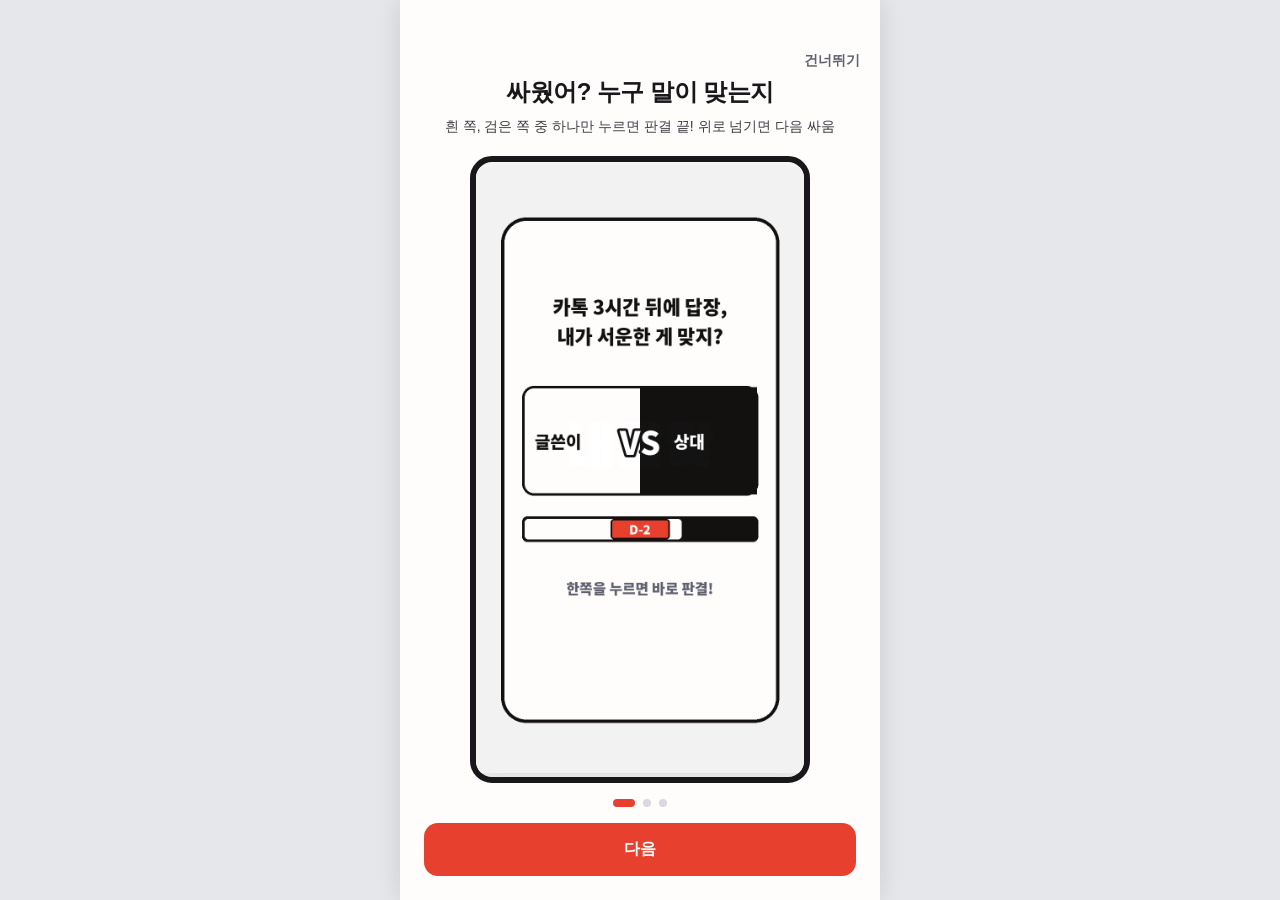
<file: p/index.html>
<!doctype html>
<html lang="ko">
<head>
<meta charset="utf-8">
<script>
// 공유 링크로 들어오면 웹 버전에서 그 글을 바로 열어 투표하게 함 (미리보기용 정보는 아래 meta에 그대로 둠)
(function(){ var id = (new URLSearchParams(location.search).get('id') || '').replace(/\D/g, ''); location.replace('/app/' + (id ? '?poll=' + id : '')); })();
</script>
<meta name="viewport" content="width=device-width,initial-scale=1">
<title>이거 나만 불편해? · 투표하러 가기</title>
<meta name="description" content="친구가 보낸 글에 투표해 보세요. 나만 불편한 건지, 바로 확인!">
<meta property="og:title" content="⚖️ 이거 나만 불편해? — 너라면 어디에 투표할래?">
<meta property="og:description" content="친구가 보낸 글이에요. 눌러서 바로 투표하고, 사람들 생각을 확인해 보세요. (설치 없이 가능)">
<meta property="og:image" content="https://www.morulabs.co.kr/assets/app-icon.png">
<link rel="icon" href="/favicon.png">
<link rel="stylesheet" href="/style.css">
<style>
.share{max-width:440px;margin:0 auto;padding:40px 16px 24px;text-align:center}
.share img.icon{width:72px;height:72px;border-radius:18px}
.qcard{background:var(--card);border-radius:20px;padding:22px;margin:20px 0;text-align:left}
.qcard .cat{font-size:12px;font-weight:800;color:var(--accent)}
.qcard h1{font-size:22px;line-height:1.4;margin:6px 0 12px;color:var(--ink);letter-spacing:-.02em}
.qcard ul{list-style:none;padding:0;margin:0;display:grid;gap:8px}
.qcard li{border:1.5px solid var(--line);border-radius:12px;padding:10px 14px;font-weight:700;color:var(--ink);font-size:14px}
.qcard .meta{font-size:12px;color:var(--muted);margin-top:10px}
.share .btn{display:block;width:100%;margin-top:10px;padding:14px;font-size:15px;text-align:center}
.share .small{font-size:12.5px;color:var(--muted);margin-top:14px}
</style>
</head>
<body>
<div class="share">
  <img class="icon" src="/assets/app-icon.png" alt="이거 나만 불편해? 앱 아이콘">
  <div class="qcard" id="q">
    <div class="cat">이거 나만 불편해?</div>
    <h1 id="title">친구가 보낸 글을 불러오는 중…</h1>
    <ul id="opts"></ul>
    <div class="meta" id="meta"></div>
  </div>
  <a class="btn primary" id="open" href="#">앱에서 투표하기</a>
  <a class="btn" href="https://play.google.com/store/apps/details?id=kr.nanman.app">Google Play에서 받기</a>
  <a class="btn" href="https://apps.apple.com/kr/search?term=%EC%9D%B4%EA%B1%B0%20%EB%82%98%EB%A7%8C%20%EB%B6%88%ED%8E%B8%ED%95%B4">App Store에서 받기</a>
  <p class="small">앱이 설치돼 있으면 '앱에서 투표하기'를 누르면 바로 열려요.<br>결과는 투표한 뒤에 공개돼요.</p>
  <p class="small"><a href="/">모루랩스</a></p>
</div>
<script>
(function(){
  var id = (new URLSearchParams(location.search).get('id') || '').replace(/\D/g, '');
  var appUrl = id ? 'nanman://poll/' + id : 'nanman://';
  document.getElementById('open').href = appUrl;
  if (!id) { document.getElementById('title').textContent = '이거 나만 불편해? — 일상의 애매한 상황, 투표로 물어보세요'; return; }
  // 글 제목·선택지 미리보기 (공개 키로 읽기 전용 조회, 결과 수치는 보여주지 않음)
  fetch('https://cypmztnevwqfqadsebds.supabase.co/rest/v1/rpc/polls_by_ids', {
    method: 'POST',
    headers: { 'Content-Type': 'application/json', apikey: 'sb_publishable_PD-5QnWBTqpMAFQYOrrMqQ_YQkUfPQ4' },
    body: JSON.stringify({ p_ids: [Number(id)] })
  }).then(function(r){ return r.json(); }).then(function(rows){
    var p = rows && rows[0];
    if (!p) { document.getElementById('title').textContent = '마감되었거나 볼 수 없는 글이에요'; return; }
    document.title = p.title + ' · 이거 나만 불편해?';
    document.getElementById('title').textContent = p.title;
    var ul = document.getElementById('opts');
    (p.options || []).forEach(function(o){
      var li = document.createElement('li');
      li.textContent = (p.vote_type === 'scale5' ? o.position + '점 · ' : '') + o.label;
      ul.appendChild(li);
    });
    document.getElementById('meta').textContent = p.category_name + ' · ' + p.participants + '명 참여 중';
  }).catch(function(){});
  // 휴대폰이면 바로 앱 열기 시도
  if (/Android|iPhone|iPad/i.test(navigator.userAgent)) { setTimeout(function(){ location.href = appUrl; }, 300); }
})();
</script>
</body>
</html>
</file>
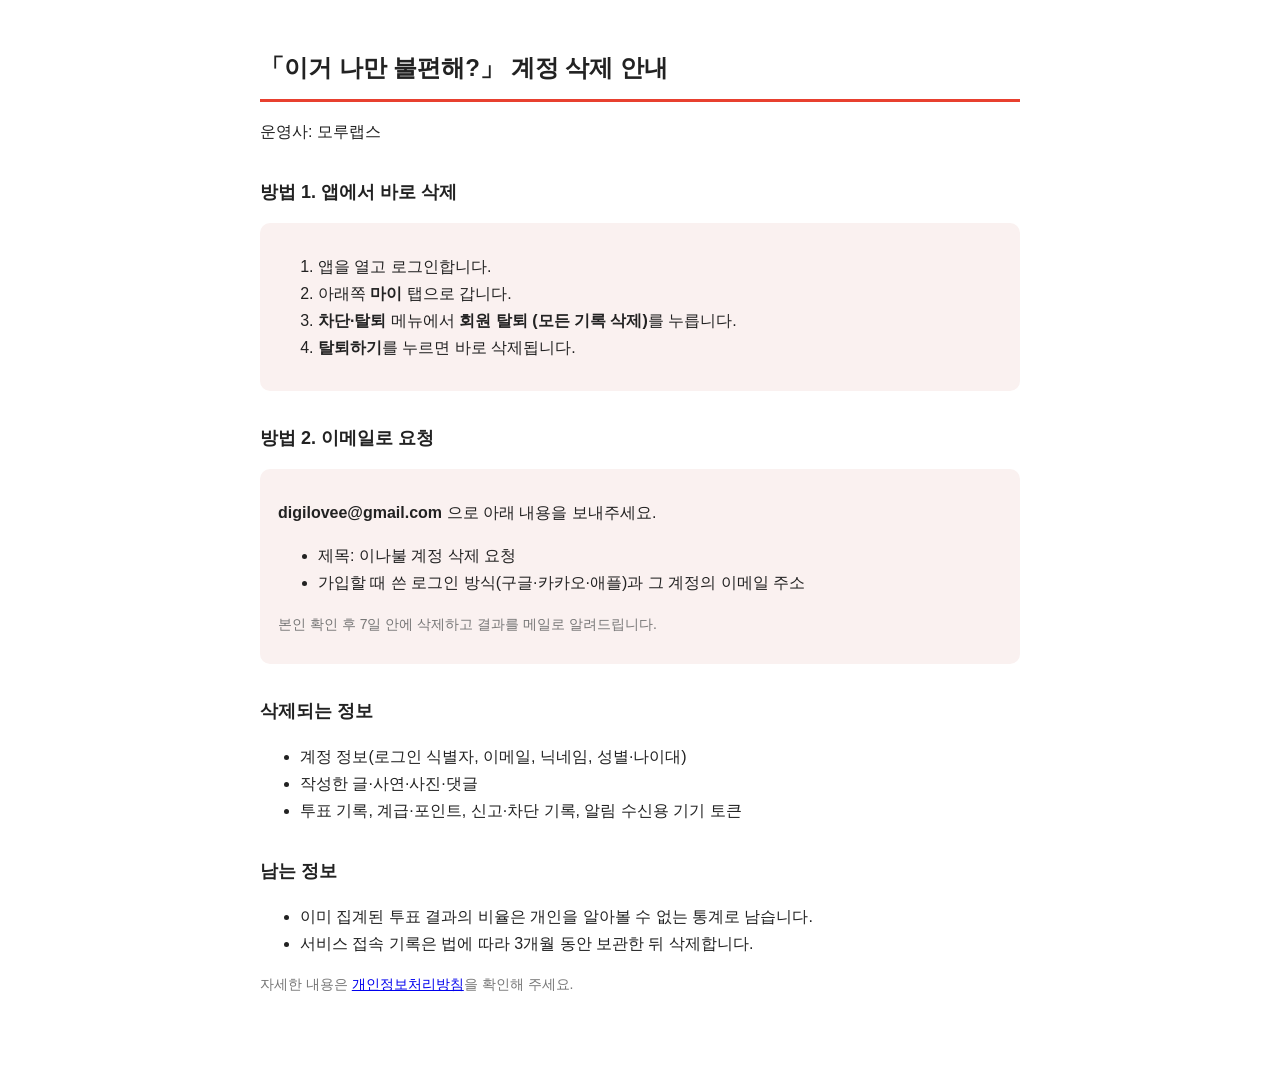
<file: delete-account.html>
<!DOCTYPE html>
<html lang="ko">
<head>
<meta charset="UTF-8">
<meta name="viewport" content="width=device-width, initial-scale=1.0">
<title>계정 삭제 안내 | 이거 나만 불편해?</title>
<style>
  body { font-family: -apple-system, "Apple SD Gothic Neo", "Malgun Gothic", sans-serif; max-width: 760px; margin: 0 auto; padding: 32px 20px 64px; line-height: 1.7; color: #222; }
  h1 { font-size: 24px; border-bottom: 3px solid #E8402F; padding-bottom: 10px; }
  h2 { font-size: 18px; margin-top: 32px; }
  .box { background: #faf1f0; border-radius: 10px; padding: 14px 18px; }
  .muted { color: #777; font-size: 14px; }
</style>
</head>
<body>
<h1>「이거 나만 불편해?」 계정 삭제 안내</h1>
<p>운영사: 모루랩스</p>

<h2>방법 1. 앱에서 바로 삭제</h2>
<div class="box">
  <ol>
    <li>앱을 열고 로그인합니다.</li>
    <li>아래쪽 <b>마이</b> 탭으로 갑니다.</li>
    <li><b>차단·탈퇴</b> 메뉴에서 <b>회원 탈퇴 (모든 기록 삭제)</b>를 누릅니다.</li>
    <li><b>탈퇴하기</b>를 누르면 바로 삭제됩니다.</li>
  </ol>
</div>

<h2>방법 2. 이메일로 요청</h2>
<div class="box">
  <p><b>digilovee@gmail.com</b> 으로 아래 내용을 보내주세요.</p>
  <ul>
    <li>제목: 이나불 계정 삭제 요청</li>
    <li>가입할 때 쓴 로그인 방식(구글·카카오·애플)과 그 계정의 이메일 주소</li>
  </ul>
  <p class="muted">본인 확인 후 7일 안에 삭제하고 결과를 메일로 알려드립니다.</p>
</div>

<h2>삭제되는 정보</h2>
<ul>
  <li>계정 정보(로그인 식별자, 이메일, 닉네임, 성별·나이대)</li>
  <li>작성한 글·사연·사진·댓글</li>
  <li>투표 기록, 계급·포인트, 신고·차단 기록, 알림 수신용 기기 토큰</li>
</ul>

<h2>남는 정보</h2>
<ul>
  <li>이미 집계된 투표 결과의 비율은 개인을 알아볼 수 없는 통계로 남습니다.</li>
  <li>서비스 접속 기록은 법에 따라 3개월 동안 보관한 뒤 삭제합니다.</li>
</ul>

<p class="muted">자세한 내용은 <a href="https://www.morulabs.co.kr/privacy.html">개인정보처리방침</a>을 확인해 주세요.</p>
</body>
</html>
</file>
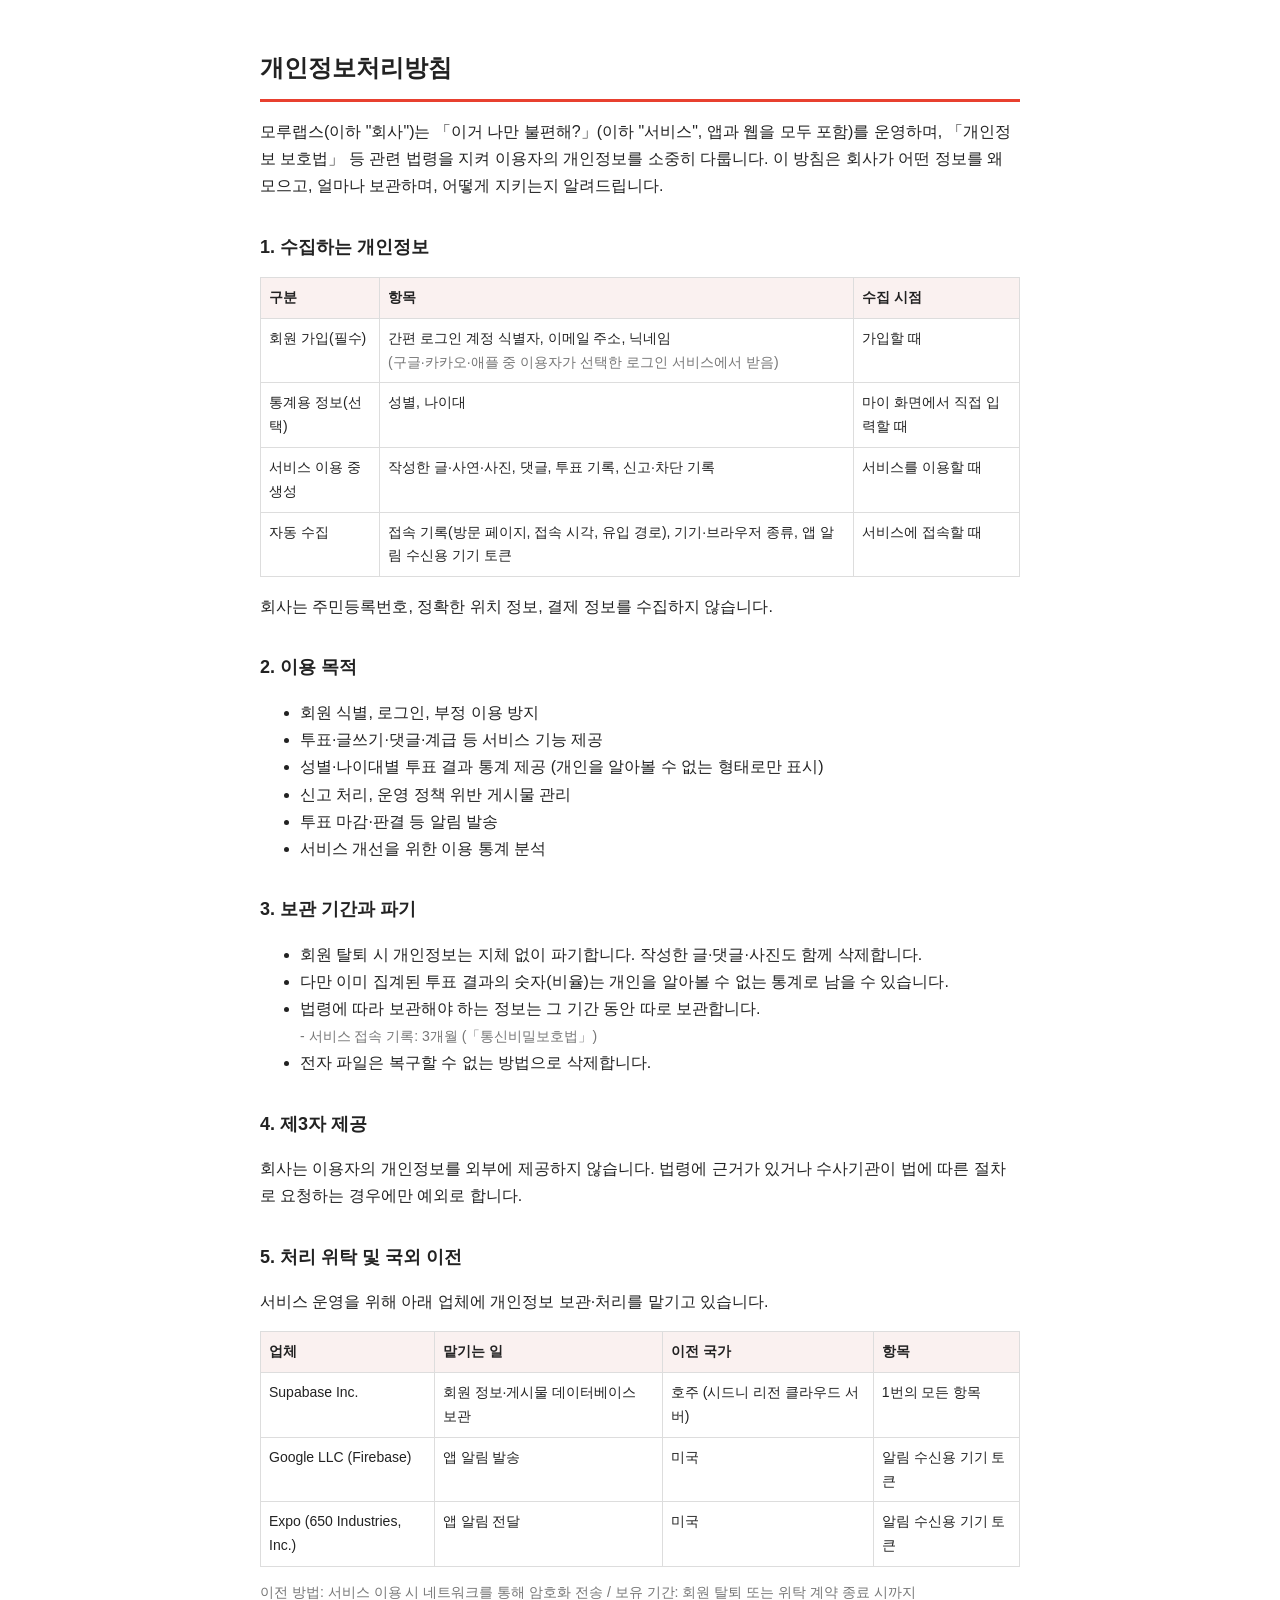
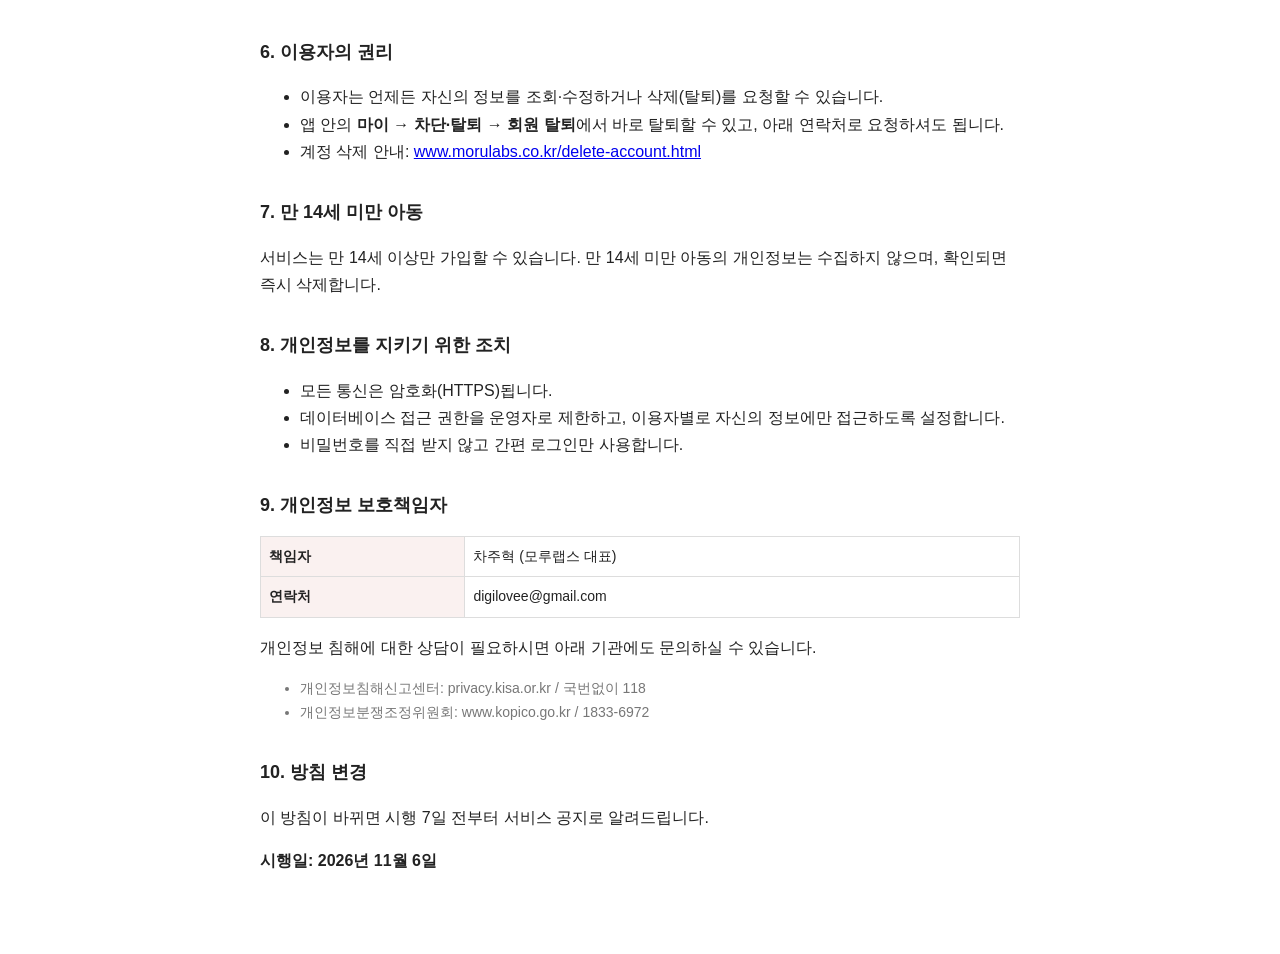
<file: privacy.html>
<!DOCTYPE html>
<html lang="ko">
<head>
<meta charset="UTF-8">
<meta name="viewport" content="width=device-width, initial-scale=1.0">
<title>개인정보처리방침 | 이거 나만 불편해?</title>
<style>
  body { font-family: -apple-system, "Apple SD Gothic Neo", "Malgun Gothic", sans-serif; max-width: 760px; margin: 0 auto; padding: 32px 20px 64px; line-height: 1.7; color: #222; }
  h1 { font-size: 24px; border-bottom: 3px solid #E8402F; padding-bottom: 10px; }
  h2 { font-size: 18px; margin-top: 32px; }
  table { border-collapse: collapse; width: 100%; margin: 12px 0; font-size: 14px; }
  th, td { border: 1px solid #ddd; padding: 8px; text-align: left; vertical-align: top; }
  th { background: #faf1f0; }
  .muted { color: #777; font-size: 14px; }
</style>
</head>
<body>
<h1>개인정보처리방침</h1>
<p>모루랩스(이하 "회사")는 「이거 나만 불편해?」(이하 "서비스", 앱과 웹을 모두 포함)를 운영하며, 「개인정보 보호법」 등 관련 법령을 지켜 이용자의 개인정보를 소중히 다룹니다. 이 방침은 회사가 어떤 정보를 왜 모으고, 얼마나 보관하며, 어떻게 지키는지 알려드립니다.</p>

<h2>1. 수집하는 개인정보</h2>
<table>
  <tr><th>구분</th><th>항목</th><th>수집 시점</th></tr>
  <tr><td>회원 가입(필수)</td><td>간편 로그인 계정 식별자, 이메일 주소, 닉네임<br><span class="muted">(구글·카카오·애플 중 이용자가 선택한 로그인 서비스에서 받음)</span></td><td>가입할 때</td></tr>
  <tr><td>통계용 정보(선택)</td><td>성별, 나이대</td><td>마이 화면에서 직접 입력할 때</td></tr>
  <tr><td>서비스 이용 중 생성</td><td>작성한 글·사연·사진, 댓글, 투표 기록, 신고·차단 기록</td><td>서비스를 이용할 때</td></tr>
  <tr><td>자동 수집</td><td>접속 기록(방문 페이지, 접속 시각, 유입 경로), 기기·브라우저 종류, 앱 알림 수신용 기기 토큰</td><td>서비스에 접속할 때</td></tr>
</table>
<p>회사는 주민등록번호, 정확한 위치 정보, 결제 정보를 수집하지 않습니다.</p>

<h2>2. 이용 목적</h2>
<ul>
  <li>회원 식별, 로그인, 부정 이용 방지</li>
  <li>투표·글쓰기·댓글·계급 등 서비스 기능 제공</li>
  <li>성별·나이대별 투표 결과 통계 제공 (개인을 알아볼 수 없는 형태로만 표시)</li>
  <li>신고 처리, 운영 정책 위반 게시물 관리</li>
  <li>투표 마감·판결 등 알림 발송</li>
  <li>서비스 개선을 위한 이용 통계 분석</li>
</ul>

<h2>3. 보관 기간과 파기</h2>
<ul>
  <li>회원 탈퇴 시 개인정보는 지체 없이 파기합니다. 작성한 글·댓글·사진도 함께 삭제합니다.</li>
  <li>다만 이미 집계된 투표 결과의 숫자(비율)는 개인을 알아볼 수 없는 통계로 남을 수 있습니다.</li>
  <li>법령에 따라 보관해야 하는 정보는 그 기간 동안 따로 보관합니다.<br>
    <span class="muted">- 서비스 접속 기록: 3개월 (「통신비밀보호법」)</span></li>
  <li>전자 파일은 복구할 수 없는 방법으로 삭제합니다.</li>
</ul>

<h2>4. 제3자 제공</h2>
<p>회사는 이용자의 개인정보를 외부에 제공하지 않습니다. 법령에 근거가 있거나 수사기관이 법에 따른 절차로 요청하는 경우에만 예외로 합니다.</p>

<h2>5. 처리 위탁 및 국외 이전</h2>
<p>서비스 운영을 위해 아래 업체에 개인정보 보관·처리를 맡기고 있습니다.</p>
<table>
  <tr><th>업체</th><th>맡기는 일</th><th>이전 국가</th><th>항목</th></tr>
  <tr><td>Supabase Inc.</td><td>회원 정보·게시물 데이터베이스 보관</td><td>호주 (시드니 리전 클라우드 서버)</td><td>1번의 모든 항목</td></tr>
  <tr><td>Google LLC (Firebase)</td><td>앱 알림 발송</td><td>미국</td><td>알림 수신용 기기 토큰</td></tr>
  <tr><td>Expo (650 Industries, Inc.)</td><td>앱 알림 전달</td><td>미국</td><td>알림 수신용 기기 토큰</td></tr>
</table>
<p class="muted">이전 방법: 서비스 이용 시 네트워크를 통해 암호화 전송 / 보유 기간: 회원 탈퇴 또는 위탁 계약 종료 시까지</p>

<h2>6. 이용자의 권리</h2>
<ul>
  <li>이용자는 언제든 자신의 정보를 조회·수정하거나 삭제(탈퇴)를 요청할 수 있습니다.</li>
  <li>앱 안의 <b>마이 → 차단·탈퇴 → 회원 탈퇴</b>에서 바로 탈퇴할 수 있고, 아래 연락처로 요청하셔도 됩니다.</li>
  <li>계정 삭제 안내: <a href="https://www.morulabs.co.kr/delete-account.html">www.morulabs.co.kr/delete-account.html</a></li>
</ul>

<h2>7. 만 14세 미만 아동</h2>
<p>서비스는 만 14세 이상만 가입할 수 있습니다. 만 14세 미만 아동의 개인정보는 수집하지 않으며, 확인되면 즉시 삭제합니다.</p>

<h2>8. 개인정보를 지키기 위한 조치</h2>
<ul>
  <li>모든 통신은 암호화(HTTPS)됩니다.</li>
  <li>데이터베이스 접근 권한을 운영자로 제한하고, 이용자별로 자신의 정보에만 접근하도록 설정합니다.</li>
  <li>비밀번호를 직접 받지 않고 간편 로그인만 사용합니다.</li>
</ul>

<h2>9. 개인정보 보호책임자</h2>
<table>
  <tr><th>책임자</th><td>차주혁 (모루랩스 대표)</td></tr>
  <tr><th>연락처</th><td>digilovee@gmail.com</td></tr>
</table>
<p>개인정보 침해에 대한 상담이 필요하시면 아래 기관에도 문의하실 수 있습니다.</p>
<ul class="muted">
  <li>개인정보침해신고센터: privacy.kisa.or.kr / 국번없이 118</li>
  <li>개인정보분쟁조정위원회: www.kopico.go.kr / 1833-6972</li>
</ul>

<h2>10. 방침 변경</h2>
<p>이 방침이 바뀌면 시행 7일 전부터 서비스 공지로 알려드립니다.</p>
<p><b>시행일: 2026년 11월 6일</b></p>
</body>
</html>
</file>
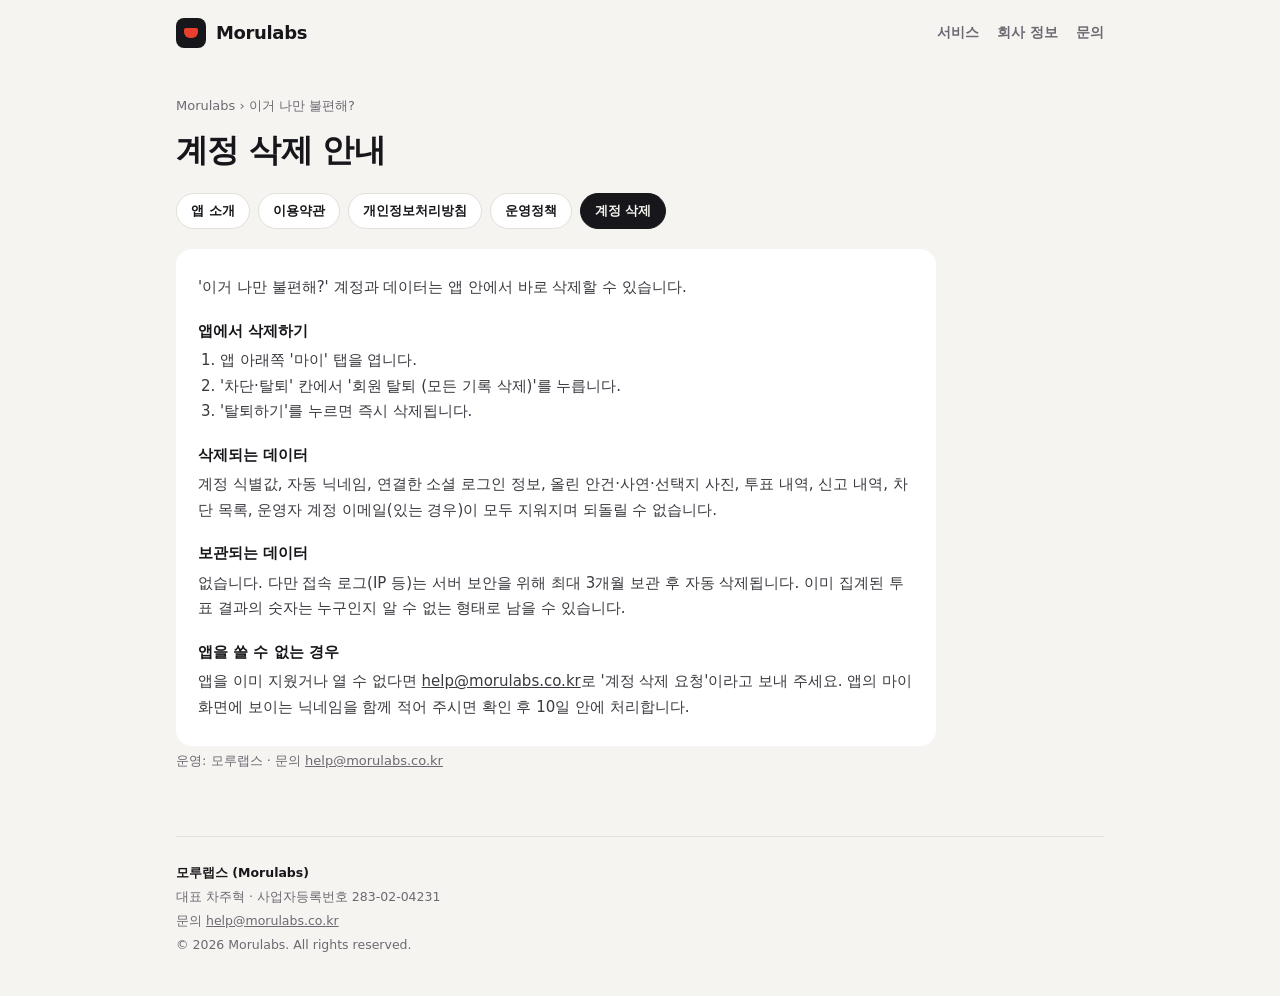
<file: nanman/delete-account.html>
<!doctype html>
<html lang="ko">
<head>
<meta charset="utf-8">
<meta name="viewport" content="width=device-width,initial-scale=1">
<title>계정 삭제 안내 · 이거 나만 불편해?</title>
<meta name="description" content="&#x27;이거 나만 불편해?&#x27; 계정 및 데이터 삭제 방법">
<link rel="icon" href="../favicon.png">
<link rel="stylesheet" href="../style.css">
</head>
<body>
<div class="wrap">
<header class="top"><a class="brand" href="../index.html"><span class="mark"><i></i></span>Morulabs</a>
<nav><a href="../index.html#apps">서비스</a><a href="../index.html#company">회사 정보</a><a href="mailto:help@morulabs.co.kr">문의</a></nav></header>
<div class="doc">
<div class="doc-head"><div class="crumb"><a href="../index.html">Morulabs</a> › 이거 나만 불편해?</div><h1>계정 삭제 안내</h1></div>
<nav class="tabs"><a href="index.html">앱 소개</a><a href="terms.html">이용약관</a><a href="privacy.html">개인정보처리방침</a><a href="policy.html">운영정책</a><a href="delete-account.html" class="on">계정 삭제</a></nav>
<section>
<p>'이거 나만 불편해?' 계정과 데이터는 앱 안에서 바로 삭제할 수 있습니다.</p>
<h3>앱에서 삭제하기</h3>
<ol><li>앱 아래쪽 '마이' 탭을 엽니다.</li><li>'차단·탈퇴' 칸에서 '회원 탈퇴 (모든 기록 삭제)'를 누릅니다.</li><li>'탈퇴하기'를 누르면 즉시 삭제됩니다.</li></ol>
<h3>삭제되는 데이터</h3>
<p>계정 식별값, 자동 닉네임, 연결한 소셜 로그인 정보, 올린 안건·사연·선택지 사진, 투표 내역, 신고 내역, 차단 목록, 운영자 계정 이메일(있는 경우)이 모두 지워지며 되돌릴 수 없습니다.</p>
<h3>보관되는 데이터</h3>
<p>없습니다. 다만 접속 로그(IP 등)는 서버 보안을 위해 최대 3개월 보관 후 자동 삭제됩니다. 이미 집계된 투표 결과의 숫자는 누구인지 알 수 없는 형태로 남을 수 있습니다.</p>
<h3>앱을 쓸 수 없는 경우</h3>
<p>앱을 이미 지웠거나 열 수 없다면 <a href="mailto:help@morulabs.co.kr?subject=%EA%B3%84%EC%A0%95%20%EC%82%AD%EC%A0%9C%20%EC%9A%94%EC%B2%AD">help@morulabs.co.kr</a>로 '계정 삭제 요청'이라고 보내 주세요. 앱의 마이 화면에 보이는 닉네임을 함께 적어 주시면 확인 후 10일 안에 처리합니다.</p>
</section>
<p class="meta">운영: 모루랩스 · 문의 <a href="mailto:help@morulabs.co.kr">help@morulabs.co.kr</a></p>
</div>
<footer><b>모루랩스 (Morulabs)</b><br>대표 차주혁 · 사업자등록번호 283-02-04231<br>문의 <a href="mailto:help@morulabs.co.kr">help@morulabs.co.kr</a><br>© 2026 Morulabs. All rights reserved.</footer>
</div>
</body>
</html>
</file>
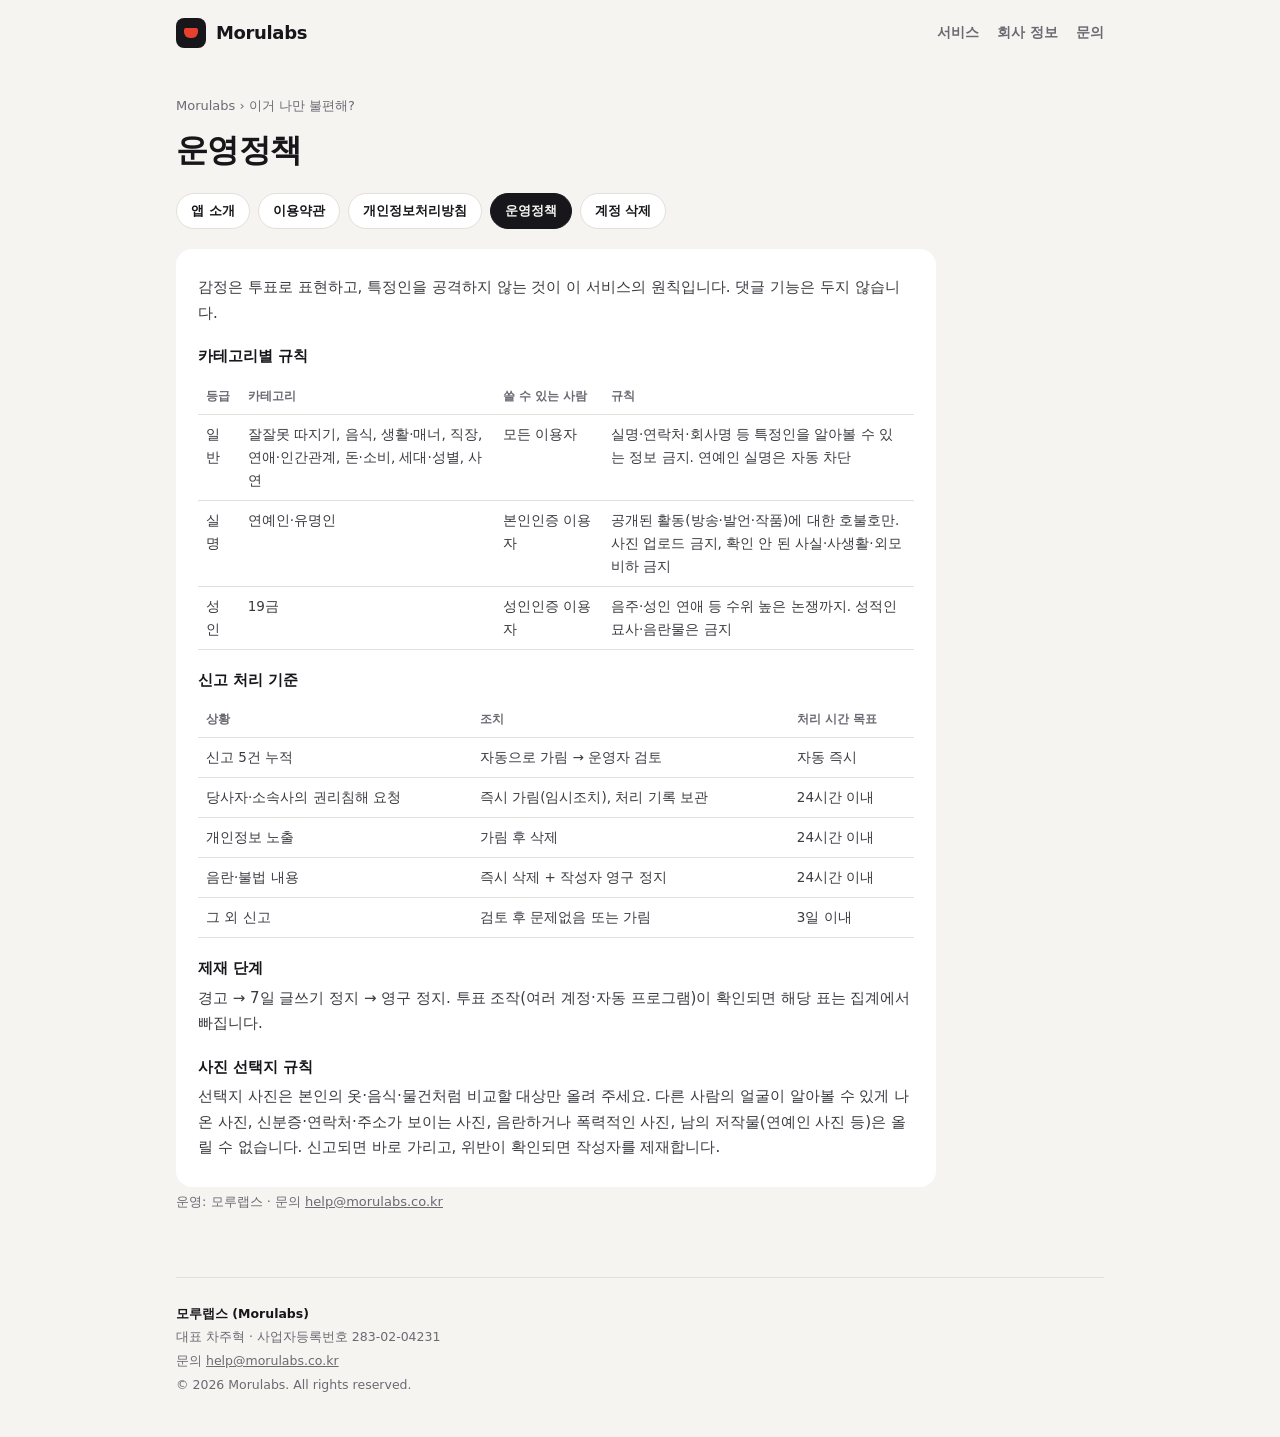
<file: nanman/policy.html>
<!doctype html>
<html lang="ko">
<head>
<meta charset="utf-8">
<meta name="viewport" content="width=device-width,initial-scale=1">
<title>운영정책 · 이거 나만 불편해?</title>
<meta name="description" content="&#x27;이거 나만 불편해?&#x27; 운영정책">
<link rel="icon" href="../favicon.png">
<link rel="stylesheet" href="../style.css">
</head>
<body>
<div class="wrap">
<header class="top"><a class="brand" href="../index.html"><span class="mark"><i></i></span>Morulabs</a>
<nav><a href="../index.html#apps">서비스</a><a href="../index.html#company">회사 정보</a><a href="mailto:help@morulabs.co.kr">문의</a></nav></header>
<div class="doc">
<div class="doc-head"><div class="crumb"><a href="../index.html">Morulabs</a> › 이거 나만 불편해?</div><h1>운영정책</h1></div>
<nav class="tabs"><a href="index.html">앱 소개</a><a href="terms.html">이용약관</a><a href="privacy.html">개인정보처리방침</a><a href="policy.html" class="on">운영정책</a><a href="delete-account.html">계정 삭제</a></nav>
<section>
<p>감정은 투표로 표현하고, 특정인을 공격하지 않는 것이 이 서비스의 원칙입니다. 댓글 기능은 두지 않습니다.</p>
<h3>카테고리별 규칙</h3>
<div class="tbl"><table><thead><tr><th>등급</th><th>카테고리</th><th>쓸 수 있는 사람</th><th>규칙</th></tr></thead><tbody><tr><td data-l="등급">일반</td><td data-l="카테고리">잘잘못 따지기, 음식, 생활·매너, 직장, 연애·인간관계, 돈·소비, 세대·성별, 사연</td><td data-l="쓸 수 있는 사람">모든 이용자</td><td data-l="규칙">실명·연락처·회사명 등 특정인을 알아볼 수 있는 정보 금지. 연예인 실명은 자동 차단</td></tr><tr><td data-l="등급">실명</td><td data-l="카테고리">연예인·유명인</td><td data-l="쓸 수 있는 사람">본인인증 이용자</td><td data-l="규칙">공개된 활동(방송·발언·작품)에 대한 호불호만. 사진 업로드 금지, 확인 안 된 사실·사생활·외모 비하 금지</td></tr><tr><td data-l="등급">성인</td><td data-l="카테고리">19금</td><td data-l="쓸 수 있는 사람">성인인증 이용자</td><td data-l="규칙">음주·성인 연애 등 수위 높은 논쟁까지. 성적인 묘사·음란물은 금지</td></tr></tbody></table></div>
<h3>신고 처리 기준</h3>
<div class="tbl"><table><thead><tr><th>상황</th><th>조치</th><th>처리 시간 목표</th></tr></thead><tbody><tr><td data-l="상황">신고 5건 누적</td><td data-l="조치">자동으로 가림 → 운영자 검토</td><td data-l="처리 시간 목표">자동 즉시</td></tr><tr><td data-l="상황">당사자·소속사의 권리침해 요청</td><td data-l="조치">즉시 가림(임시조치), 처리 기록 보관</td><td data-l="처리 시간 목표">24시간 이내</td></tr><tr><td data-l="상황">개인정보 노출</td><td data-l="조치">가림 후 삭제</td><td data-l="처리 시간 목표">24시간 이내</td></tr><tr><td data-l="상황">음란·불법 내용</td><td data-l="조치">즉시 삭제 + 작성자 영구 정지</td><td data-l="처리 시간 목표">24시간 이내</td></tr><tr><td data-l="상황">그 외 신고</td><td data-l="조치">검토 후 문제없음 또는 가림</td><td data-l="처리 시간 목표">3일 이내</td></tr></tbody></table></div>
<h3>제재 단계</h3>
<p>경고 → 7일 글쓰기 정지 → 영구 정지. 투표 조작(여러 계정·자동 프로그램)이 확인되면 해당 표는 집계에서 빠집니다.</p>
<h3>사진 선택지 규칙</h3>
<p>선택지 사진은 본인의 옷·음식·물건처럼 비교할 대상만 올려 주세요. 다른 사람의 얼굴이 알아볼 수 있게 나온 사진, 신분증·연락처·주소가 보이는 사진, 음란하거나 폭력적인 사진, 남의 저작물(연예인 사진 등)은 올릴 수 없습니다. 신고되면 바로 가리고, 위반이 확인되면 작성자를 제재합니다.</p>
</section>
<p class="meta">운영: 모루랩스 · 문의 <a href="mailto:help@morulabs.co.kr">help@morulabs.co.kr</a></p>
</div>
<footer><b>모루랩스 (Morulabs)</b><br>대표 차주혁 · 사업자등록번호 283-02-04231<br>문의 <a href="mailto:help@morulabs.co.kr">help@morulabs.co.kr</a><br>© 2026 Morulabs. All rights reserved.</footer>
</div>
</body>
</html>
</file>
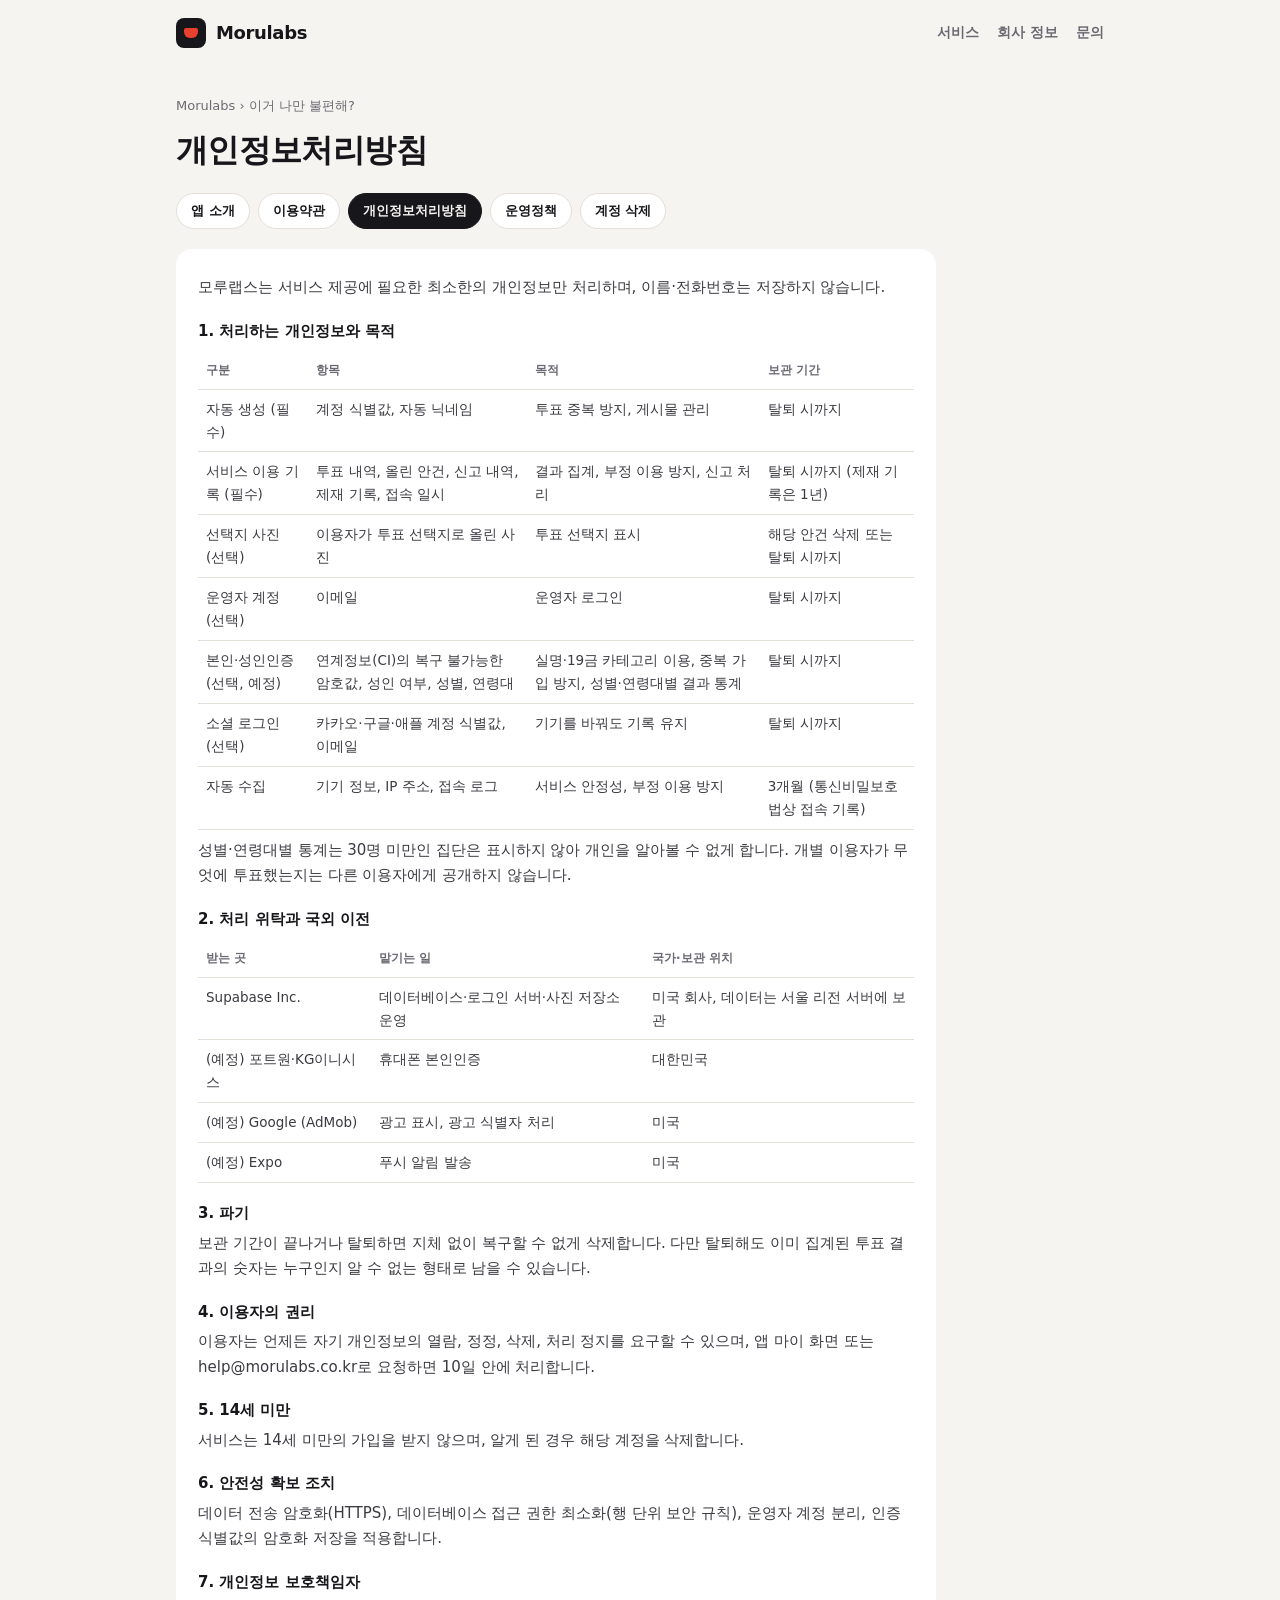
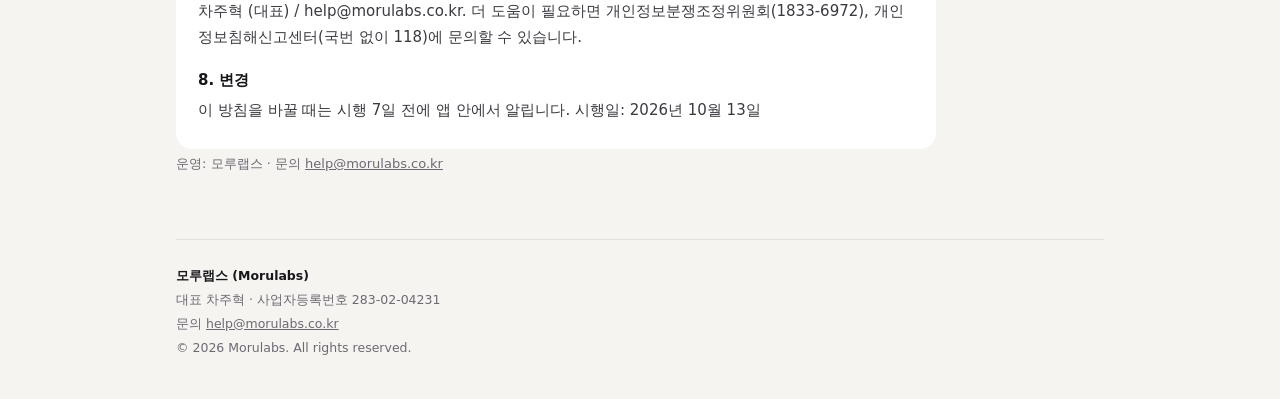
<file: nanman/privacy.html>
<!doctype html>
<html lang="ko">
<head>
<meta charset="utf-8">
<meta name="viewport" content="width=device-width,initial-scale=1">
<title>개인정보처리방침 · 이거 나만 불편해?</title>
<meta name="description" content="&#x27;이거 나만 불편해?&#x27; 개인정보처리방침">
<link rel="icon" href="../favicon.png">
<link rel="stylesheet" href="../style.css">
</head>
<body>
<div class="wrap">
<header class="top"><a class="brand" href="../index.html"><span class="mark"><i></i></span>Morulabs</a>
<nav><a href="../index.html#apps">서비스</a><a href="../index.html#company">회사 정보</a><a href="mailto:help@morulabs.co.kr">문의</a></nav></header>
<div class="doc">
<div class="doc-head"><div class="crumb"><a href="../index.html">Morulabs</a> › 이거 나만 불편해?</div><h1>개인정보처리방침</h1></div>
<nav class="tabs"><a href="index.html">앱 소개</a><a href="terms.html">이용약관</a><a href="privacy.html" class="on">개인정보처리방침</a><a href="policy.html">운영정책</a><a href="delete-account.html">계정 삭제</a></nav>
<section>
<p>모루랩스는 서비스 제공에 필요한 최소한의 개인정보만 처리하며, 이름·전화번호는 저장하지 않습니다.</p>
<h3>1. 처리하는 개인정보와 목적</h3>
<div class="tbl"><table><thead><tr><th>구분</th><th>항목</th><th>목적</th><th>보관 기간</th></tr></thead><tbody><tr><td data-l="구분">자동 생성 (필수)</td><td data-l="항목">계정 식별값, 자동 닉네임</td><td data-l="목적">투표 중복 방지, 게시물 관리</td><td data-l="보관 기간">탈퇴 시까지</td></tr><tr><td data-l="구분">서비스 이용 기록 (필수)</td><td data-l="항목">투표 내역, 올린 안건, 신고 내역, 제재 기록, 접속 일시</td><td data-l="목적">결과 집계, 부정 이용 방지, 신고 처리</td><td data-l="보관 기간">탈퇴 시까지 (제재 기록은 1년)</td></tr><tr><td data-l="구분">선택지 사진 (선택)</td><td data-l="항목">이용자가 투표 선택지로 올린 사진</td><td data-l="목적">투표 선택지 표시</td><td data-l="보관 기간">해당 안건 삭제 또는 탈퇴 시까지</td></tr><tr><td data-l="구분">운영자 계정 (선택)</td><td data-l="항목">이메일</td><td data-l="목적">운영자 로그인</td><td data-l="보관 기간">탈퇴 시까지</td></tr><tr><td data-l="구분">본인·성인인증 (선택, 예정)</td><td data-l="항목">연계정보(CI)의 복구 불가능한 암호값, 성인 여부, 성별, 연령대</td><td data-l="목적">실명·19금 카테고리 이용, 중복 가입 방지, 성별·연령대별 결과 통계</td><td data-l="보관 기간">탈퇴 시까지</td></tr><tr><td data-l="구분">소셜 로그인 (선택)</td><td data-l="항목">카카오·구글·애플 계정 식별값, 이메일</td><td data-l="목적">기기를 바꿔도 기록 유지</td><td data-l="보관 기간">탈퇴 시까지</td></tr><tr><td data-l="구분">자동 수집</td><td data-l="항목">기기 정보, IP 주소, 접속 로그</td><td data-l="목적">서비스 안정성, 부정 이용 방지</td><td data-l="보관 기간">3개월 (통신비밀보호법상 접속 기록)</td></tr></tbody></table></div>
<p>성별·연령대별 통계는 30명 미만인 집단은 표시하지 않아 개인을 알아볼 수 없게 합니다. 개별 이용자가 무엇에 투표했는지는 다른 이용자에게 공개하지 않습니다.</p>
<h3>2. 처리 위탁과 국외 이전</h3>
<div class="tbl"><table><thead><tr><th>받는 곳</th><th>맡기는 일</th><th>국가·보관 위치</th></tr></thead><tbody><tr><td data-l="받는 곳">Supabase Inc.</td><td data-l="맡기는 일">데이터베이스·로그인 서버·사진 저장소 운영</td><td data-l="국가·보관 위치">미국 회사, 데이터는 서울 리전 서버에 보관</td></tr><tr><td data-l="받는 곳">(예정) 포트원·KG이니시스</td><td data-l="맡기는 일">휴대폰 본인인증</td><td data-l="국가·보관 위치">대한민국</td></tr><tr><td data-l="받는 곳">(예정) Google (AdMob)</td><td data-l="맡기는 일">광고 표시, 광고 식별자 처리</td><td data-l="국가·보관 위치">미국</td></tr><tr><td data-l="받는 곳">(예정) Expo</td><td data-l="맡기는 일">푸시 알림 발송</td><td data-l="국가·보관 위치">미국</td></tr></tbody></table></div>
<h3>3. 파기</h3>
<p>보관 기간이 끝나거나 탈퇴하면 지체 없이 복구할 수 없게 삭제합니다. 다만 탈퇴해도 이미 집계된 투표 결과의 숫자는 누구인지 알 수 없는 형태로 남을 수 있습니다.</p>
<h3>4. 이용자의 권리</h3>
<p>이용자는 언제든 자기 개인정보의 열람, 정정, 삭제, 처리 정지를 요구할 수 있으며, 앱 마이 화면 또는 help@morulabs.co.kr로 요청하면 10일 안에 처리합니다.</p>
<h3>5. 14세 미만</h3>
<p>서비스는 14세 미만의 가입을 받지 않으며, 알게 된 경우 해당 계정을 삭제합니다.</p>
<h3>6. 안전성 확보 조치</h3>
<p>데이터 전송 암호화(HTTPS), 데이터베이스 접근 권한 최소화(행 단위 보안 규칙), 운영자 계정 분리, 인증 식별값의 암호화 저장을 적용합니다.</p>
<h3>7. 개인정보 보호책임자</h3>
<p>차주혁 (대표) / help@morulabs.co.kr. 더 도움이 필요하면 개인정보분쟁조정위원회(1833-6972), 개인정보침해신고센터(국번 없이 118)에 문의할 수 있습니다.</p>
<h3>8. 변경</h3>
<p>이 방침을 바꿀 때는 시행 7일 전에 앱 안에서 알립니다. 시행일: 2026년 10월 13일</p>
</section>
<p class="meta">운영: 모루랩스 · 문의 <a href="mailto:help@morulabs.co.kr">help@morulabs.co.kr</a></p>
</div>
<footer><b>모루랩스 (Morulabs)</b><br>대표 차주혁 · 사업자등록번호 283-02-04231<br>문의 <a href="mailto:help@morulabs.co.kr">help@morulabs.co.kr</a><br>© 2026 Morulabs. All rights reserved.</footer>
</div>
</body>
</html>
</file>
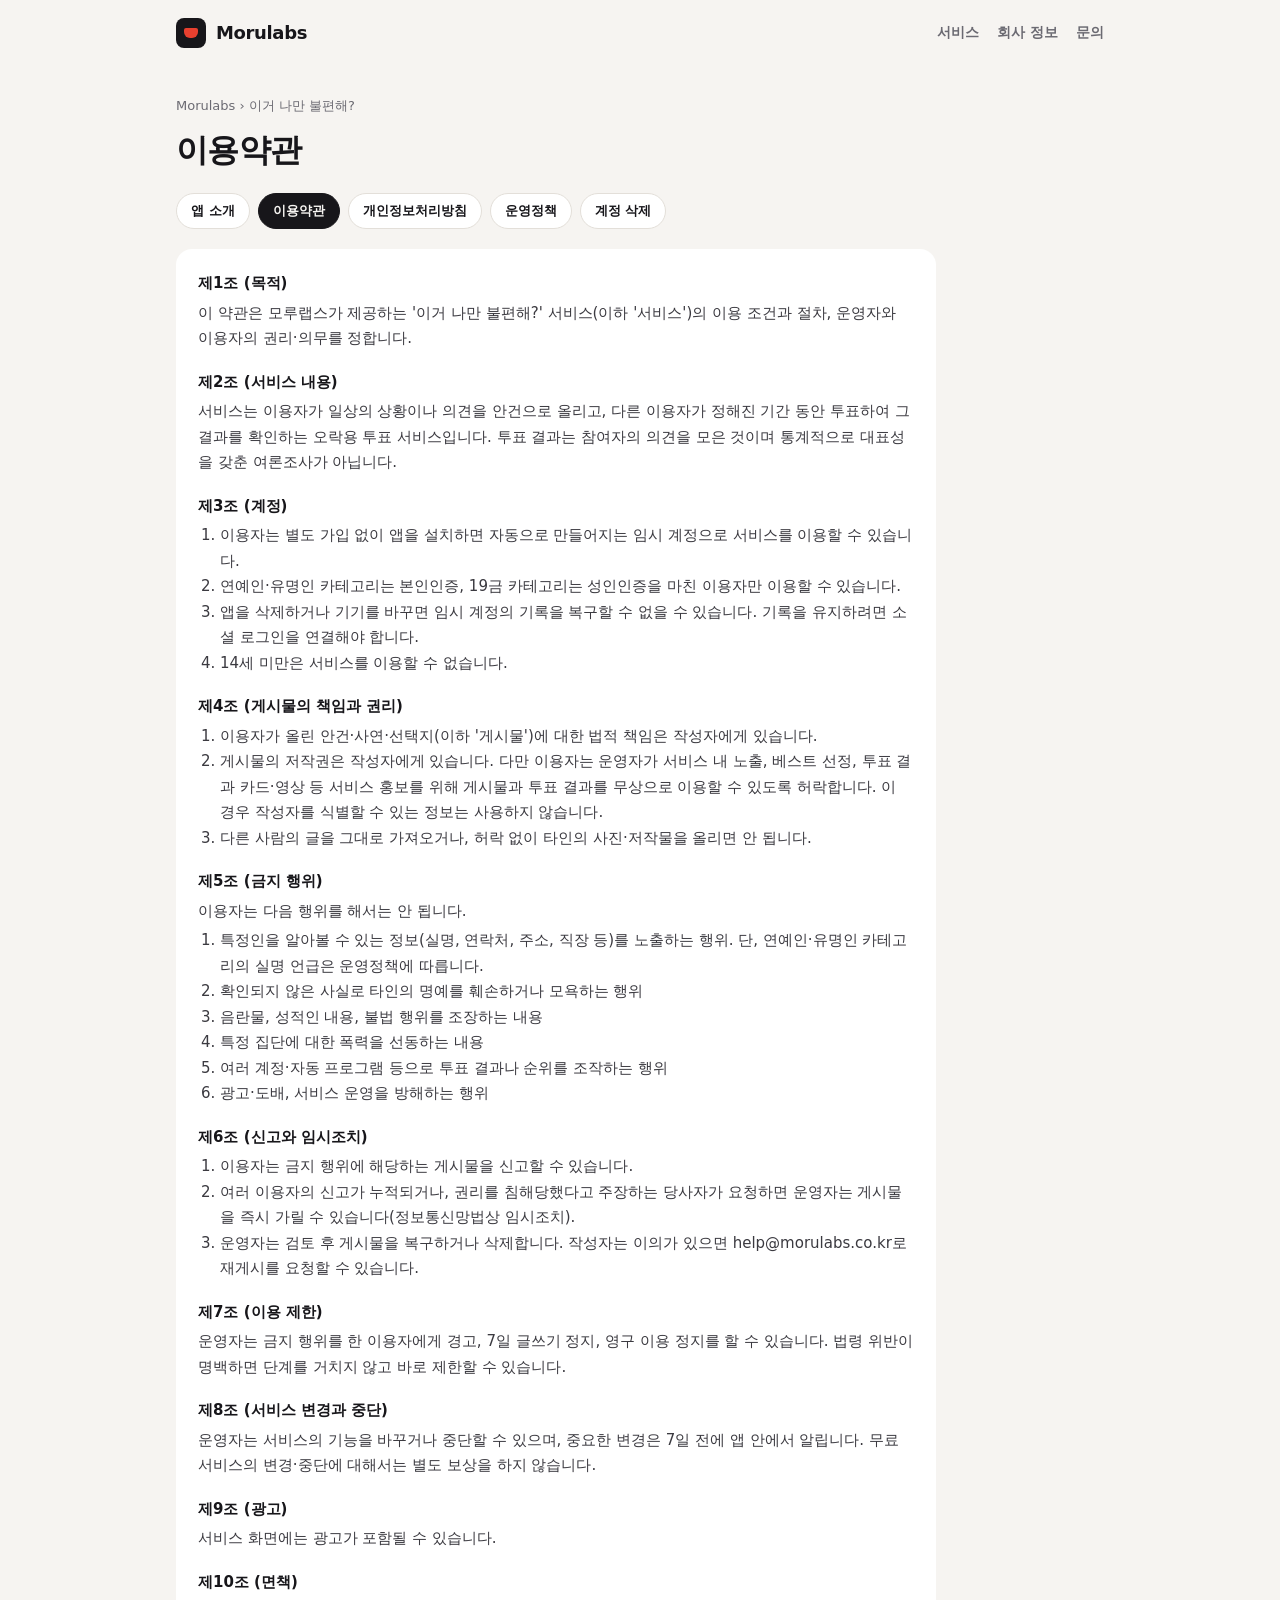
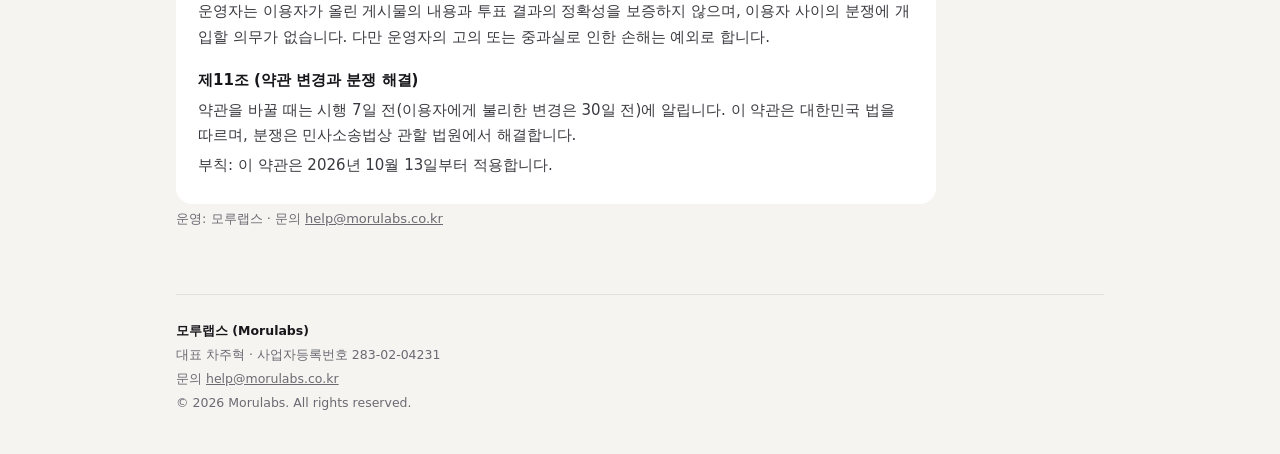
<file: nanman/terms.html>
<!doctype html>
<html lang="ko">
<head>
<meta charset="utf-8">
<meta name="viewport" content="width=device-width,initial-scale=1">
<title>이용약관 · 이거 나만 불편해?</title>
<meta name="description" content="&#x27;이거 나만 불편해?&#x27; 이용약관">
<link rel="icon" href="../favicon.png">
<link rel="stylesheet" href="../style.css">
</head>
<body>
<div class="wrap">
<header class="top"><a class="brand" href="../index.html"><span class="mark"><i></i></span>Morulabs</a>
<nav><a href="../index.html#apps">서비스</a><a href="../index.html#company">회사 정보</a><a href="mailto:help@morulabs.co.kr">문의</a></nav></header>
<div class="doc">
<div class="doc-head"><div class="crumb"><a href="../index.html">Morulabs</a> › 이거 나만 불편해?</div><h1>이용약관</h1></div>
<nav class="tabs"><a href="index.html">앱 소개</a><a href="terms.html" class="on">이용약관</a><a href="privacy.html">개인정보처리방침</a><a href="policy.html">운영정책</a><a href="delete-account.html">계정 삭제</a></nav>
<section>
<h3>제1조 (목적)</h3>
<p>이 약관은 모루랩스가 제공하는 &#x27;이거 나만 불편해?&#x27; 서비스(이하 &#x27;서비스&#x27;)의 이용 조건과 절차, 운영자와 이용자의 권리·의무를 정합니다.</p>
<h3>제2조 (서비스 내용)</h3>
<p>서비스는 이용자가 일상의 상황이나 의견을 안건으로 올리고, 다른 이용자가 정해진 기간 동안 투표하여 그 결과를 확인하는 오락용 투표 서비스입니다. 투표 결과는 참여자의 의견을 모은 것이며 통계적으로 대표성을 갖춘 여론조사가 아닙니다.</p>
<h3>제3조 (계정)</h3>
<ol>
<li value="1">이용자는 별도 가입 없이 앱을 설치하면 자동으로 만들어지는 임시 계정으로 서비스를 이용할 수 있습니다.</li>
<li value="2">연예인·유명인 카테고리는 본인인증, 19금 카테고리는 성인인증을 마친 이용자만 이용할 수 있습니다.</li>
<li value="3">앱을 삭제하거나 기기를 바꾸면 임시 계정의 기록을 복구할 수 없을 수 있습니다. 기록을 유지하려면 소셜 로그인을 연결해야 합니다.</li>
<li value="4">14세 미만은 서비스를 이용할 수 없습니다.</li>
</ol>
<h3>제4조 (게시물의 책임과 권리)</h3>
<ol>
<li value="1">이용자가 올린 안건·사연·선택지(이하 &#x27;게시물&#x27;)에 대한 법적 책임은 작성자에게 있습니다.</li>
<li value="2">게시물의 저작권은 작성자에게 있습니다. 다만 이용자는 운영자가 서비스 내 노출, 베스트 선정, 투표 결과 카드·영상 등 서비스 홍보를 위해 게시물과 투표 결과를 무상으로 이용할 수 있도록 허락합니다. 이 경우 작성자를 식별할 수 있는 정보는 사용하지 않습니다.</li>
<li value="3">다른 사람의 글을 그대로 가져오거나, 허락 없이 타인의 사진·저작물을 올리면 안 됩니다.</li>
</ol>
<h3>제5조 (금지 행위)</h3>
<p>이용자는 다음 행위를 해서는 안 됩니다.</p>
<ol>
<li value="1">특정인을 알아볼 수 있는 정보(실명, 연락처, 주소, 직장 등)를 노출하는 행위. 단, 연예인·유명인 카테고리의 실명 언급은 운영정책에 따릅니다.</li>
<li value="2">확인되지 않은 사실로 타인의 명예를 훼손하거나 모욕하는 행위</li>
<li value="3">음란물, 성적인 내용, 불법 행위를 조장하는 내용</li>
<li value="4">특정 집단에 대한 폭력을 선동하는 내용</li>
<li value="5">여러 계정·자동 프로그램 등으로 투표 결과나 순위를 조작하는 행위</li>
<li value="6">광고·도배, 서비스 운영을 방해하는 행위</li>
</ol>
<h3>제6조 (신고와 임시조치)</h3>
<ol>
<li value="1">이용자는 금지 행위에 해당하는 게시물을 신고할 수 있습니다.</li>
<li value="2">여러 이용자의 신고가 누적되거나, 권리를 침해당했다고 주장하는 당사자가 요청하면 운영자는 게시물을 즉시 가릴 수 있습니다(정보통신망법상 임시조치).</li>
<li value="3">운영자는 검토 후 게시물을 복구하거나 삭제합니다. 작성자는 이의가 있으면 help@morulabs.co.kr로 재게시를 요청할 수 있습니다.</li>
</ol>
<h3>제7조 (이용 제한)</h3>
<p>운영자는 금지 행위를 한 이용자에게 경고, 7일 글쓰기 정지, 영구 이용 정지를 할 수 있습니다. 법령 위반이 명백하면 단계를 거치지 않고 바로 제한할 수 있습니다.</p>
<h3>제8조 (서비스 변경과 중단)</h3>
<p>운영자는 서비스의 기능을 바꾸거나 중단할 수 있으며, 중요한 변경은 7일 전에 앱 안에서 알립니다. 무료 서비스의 변경·중단에 대해서는 별도 보상을 하지 않습니다.</p>
<h3>제9조 (광고)</h3>
<p>서비스 화면에는 광고가 포함될 수 있습니다.</p>
<h3>제10조 (면책)</h3>
<p>운영자는 이용자가 올린 게시물의 내용과 투표 결과의 정확성을 보증하지 않으며, 이용자 사이의 분쟁에 개입할 의무가 없습니다. 다만 운영자의 고의 또는 중과실로 인한 손해는 예외로 합니다.</p>
<h3>제11조 (약관 변경과 분쟁 해결)</h3>
<p>약관을 바꿀 때는 시행 7일 전(이용자에게 불리한 변경은 30일 전)에 알립니다. 이 약관은 대한민국 법을 따르며, 분쟁은 민사소송법상 관할 법원에서 해결합니다.</p>
<p>부칙: 이 약관은 2026년 10월 13일부터 적용합니다.</p>
</section>
<p class="meta">운영: 모루랩스 · 문의 <a href="mailto:help@morulabs.co.kr">help@morulabs.co.kr</a></p>
</div>
<footer><b>모루랩스 (Morulabs)</b><br>대표 차주혁 · 사업자등록번호 283-02-04231<br>문의 <a href="mailto:help@morulabs.co.kr">help@morulabs.co.kr</a><br>© 2026 Morulabs. All rights reserved.</footer>
</div>
</body>
</html>
</file>
<file: style.css>
:root{--bg:#F6F4F1;--card:#FFFFFF;--ink:#17161A;--body:#3B3A40;--muted:#6B6A72;--line:#E3DFD9;--accent:#E8402F;--accent-ink:#FFFFFF;--soft:#FBE7E3}
@media (prefers-color-scheme:dark){:root:not([data-theme="light"]){--bg:#121115;--card:#1C1B20;--ink:#F3F2F5;--body:#CFCDD4;--muted:#9C9AA4;--line:#2E2C33;--accent:#FF6A57;--accent-ink:#1A0C0A;--soft:#3A1C18;color-scheme:dark}}
:root[data-theme="dark"]{--bg:#121115;--card:#1C1B20;--ink:#F3F2F5;--body:#CFCDD4;--muted:#9C9AA4;--line:#2E2C33;--accent:#FF6A57;--accent-ink:#1A0C0A;--soft:#3A1C18;color-scheme:dark}
*{box-sizing:border-box}
html{-webkit-text-size-adjust:100%}
body{margin:0;background:var(--bg);color:var(--body);font-family:"Pretendard","Noto Sans KR","Apple SD Gothic Neo","Malgun Gothic",system-ui,sans-serif;line-height:1.7;font-size:15px}
a{color:inherit}
.wrap{max-width:960px;margin:0 auto;padding:0 16px}
.top{display:flex;align-items:center;justify-content:space-between;padding:18px 0}
.brand{display:flex;align-items:center;gap:10px;text-decoration:none;color:var(--ink);font-weight:900;letter-spacing:-.02em;font-size:18px}
.mark{width:30px;height:30px;border-radius:8px;background:var(--ink);display:grid;place-items:center}
.mark i{display:block;width:14px;height:10px;background:var(--accent);border-radius:2px 2px 6px 6px}
.top nav{display:flex;gap:18px;font-size:14px;font-weight:600}
.top nav a{text-decoration:none;color:var(--muted)}
.top nav a:hover{color:var(--ink)}
footer{border-top:1px solid var(--line);margin-top:64px;padding:24px 0 40px;color:var(--muted);font-size:12.5px;line-height:1.9}
footer b{color:var(--ink)}
footer a{color:var(--muted)}
/* home */
.hero{padding:56px 0 40px}
.eyebrow{font-size:12px;font-weight:800;letter-spacing:.14em;color:var(--accent);text-transform:uppercase}
.hero h1{margin:10px 0 14px;color:var(--ink);font-size:clamp(30px,6vw,52px);line-height:1.18;letter-spacing:-.035em;font-weight:900}
.hero p{max-width:560px;margin:0;font-size:16.5px}
.app{display:grid;grid-template-columns:1.1fr 1fr;gap:28px;align-items:center;background:var(--card);border-radius:24px;padding:32px;margin-top:24px}
.app-head{display:flex;gap:14px;align-items:center}
.app-head img{width:64px;height:64px;border-radius:16px}
.app h2{margin:0;color:var(--ink);font-size:24px;letter-spacing:-.02em}
.app h2 b{color:var(--accent)}
.tag{display:inline-block;font-size:12px;font-weight:700;color:var(--accent);background:var(--soft);border-radius:99px;padding:2px 10px;margin-top:4px}
.app ul{padding-left:18px;margin:16px 0}
.btns{display:flex;flex-wrap:wrap;gap:8px}
.btn{display:inline-block;text-decoration:none;font-weight:700;font-size:14px;border-radius:12px;padding:10px 16px;border:1px solid var(--line);color:var(--ink);background:var(--bg)}
.btn.primary{background:var(--accent);border-color:var(--accent);color:var(--accent-ink)}
.shots{display:flex;gap:10px;justify-content:center}
.shots img{width:31%;max-width:150px;border-radius:14px;border:1px solid var(--line)}
.grid{display:grid;grid-template-columns:repeat(3,1fr);gap:14px;margin-top:14px}
.cell{background:var(--card);border-radius:18px;padding:22px}
.cell h3{margin:0 0 6px;color:var(--ink);font-size:16px}
.cell p{margin:0;font-size:14px}
h2.sec{margin:56px 0 0;color:var(--ink);font-size:22px;letter-spacing:-.02em}
.info{background:var(--card);border-radius:18px;padding:22px;margin-top:14px;display:grid;grid-template-columns:140px 1fr;gap:6px 16px;font-size:14px}
.info dt{color:var(--muted)}
.info dd{margin:0;color:var(--ink)}
/* docs */
.doc-head{padding:28px 0 4px}
.doc-head .crumb{font-size:13px;color:var(--muted)}
.doc-head .crumb a{text-decoration:none}
.doc-head h1{margin:6px 0 0;color:var(--ink);font-size:clamp(24px,5vw,32px);letter-spacing:-.02em}
.tabs{position:sticky;top:0;z-index:2;background:var(--bg);display:flex;gap:8px;padding:12px 0;overflow-x:auto}
.tabs a{flex:none;text-decoration:none;color:var(--ink);background:var(--card);border:1px solid var(--line);border-radius:99px;padding:6px 14px;font-size:13px;font-weight:700}
.tabs a.on{background:var(--ink);color:var(--bg);border-color:var(--ink)}
.doc{max-width:760px}
.doc section{background:var(--card);border-radius:16px;padding:22px;margin-top:8px}
.doc h3{margin:18px 0 4px;color:var(--ink);font-size:15px}
.doc h3:first-child{margin-top:0}
.doc p{margin:4px 0}
.doc ol{margin:4px 0;padding-left:22px}
.tbl{overflow-x:auto;margin:8px 0}
table{border-collapse:collapse;width:100%;font-size:13.5px}
th,td{text-align:left;vertical-align:top;padding:8px;border-bottom:1px solid var(--line)}
th{color:var(--muted);font-size:12px;white-space:nowrap}
.meta{color:var(--muted);font-size:13px;margin-top:14px}
@media (max-width:720px){
 .app{grid-template-columns:1fr;padding:22px}
 .grid{grid-template-columns:1fr}
 .info{grid-template-columns:1fr;gap:0}
 .info dd{margin-bottom:10px}
 .top nav{gap:12px}
}
@media (max-width:560px){
 table,tbody,tr,td{display:block;width:100%}thead{display:none}
 tr{border:1px solid var(--line);border-radius:10px;padding:6px 10px;margin-bottom:8px}
 td{border:0;padding:3px 0}td::before{content:attr(data-l);display:block;color:var(--muted);font-size:11px;font-weight:700}
}
</file>
